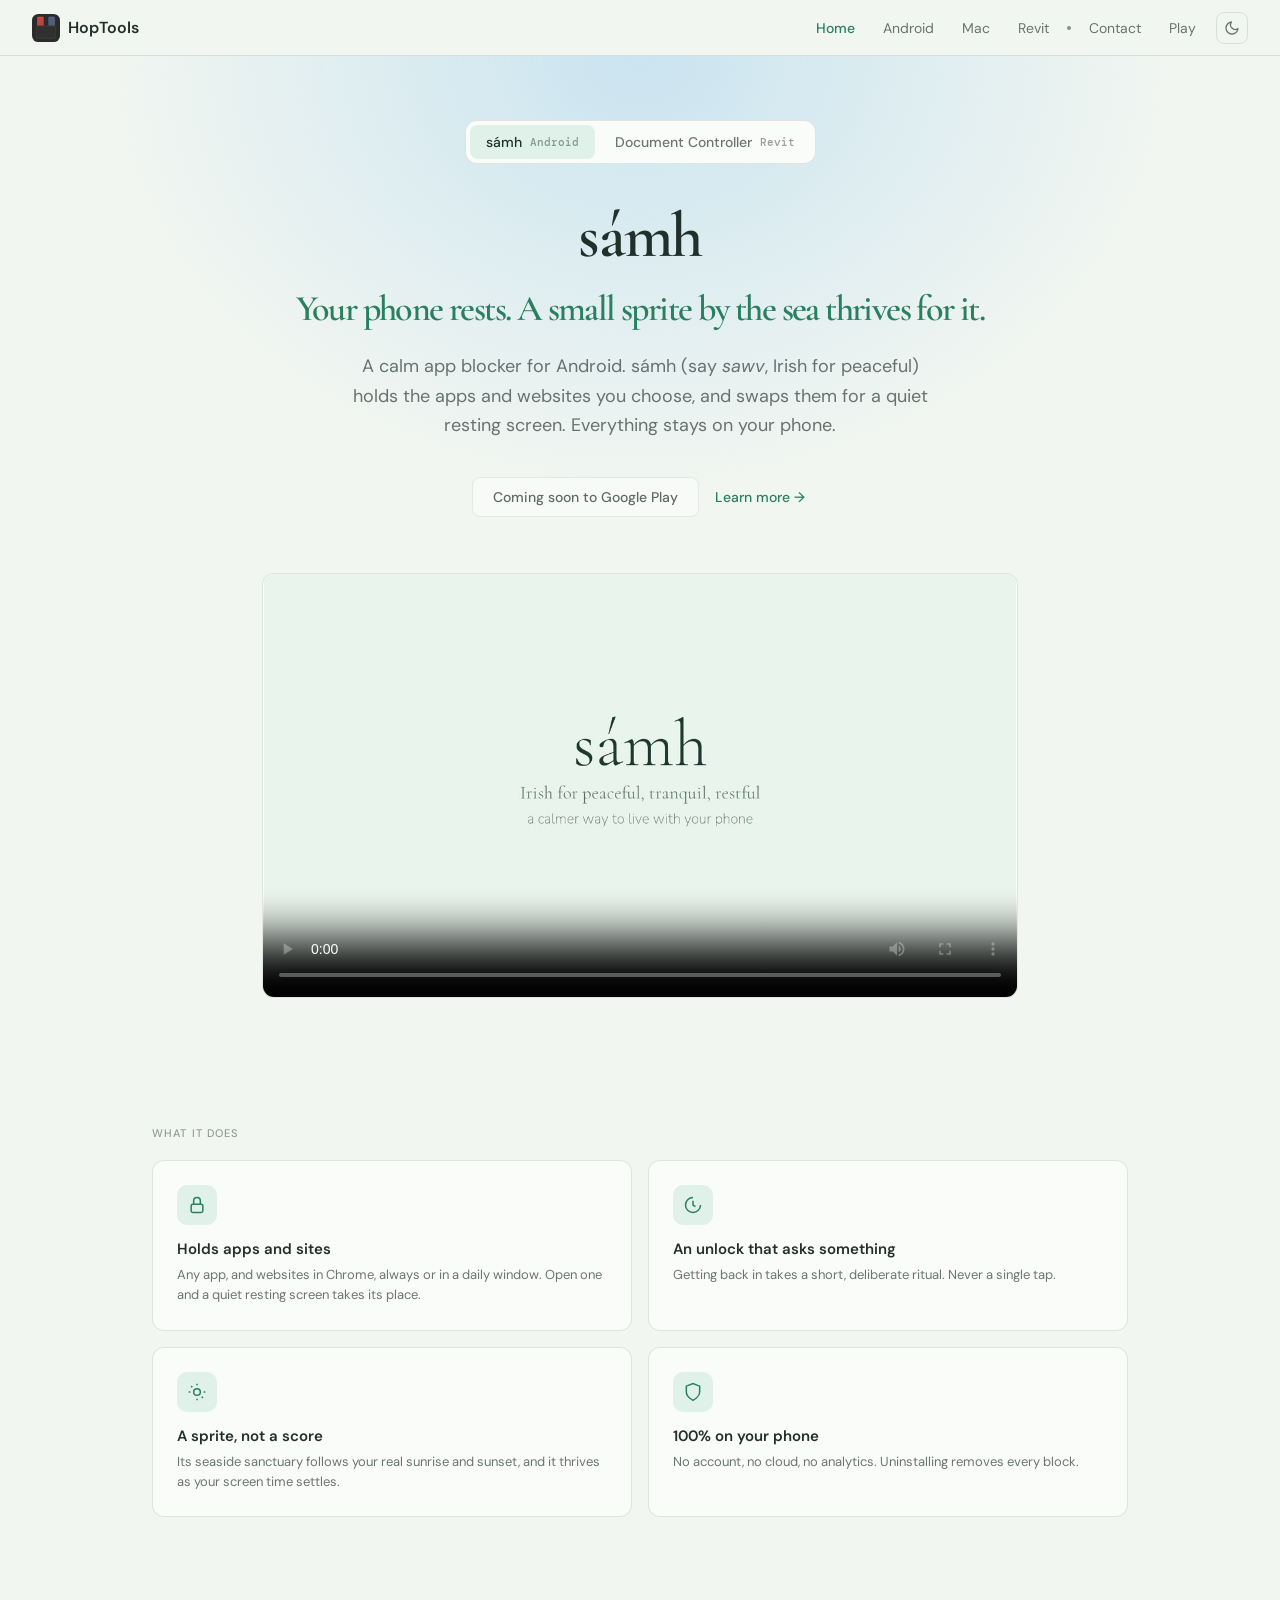
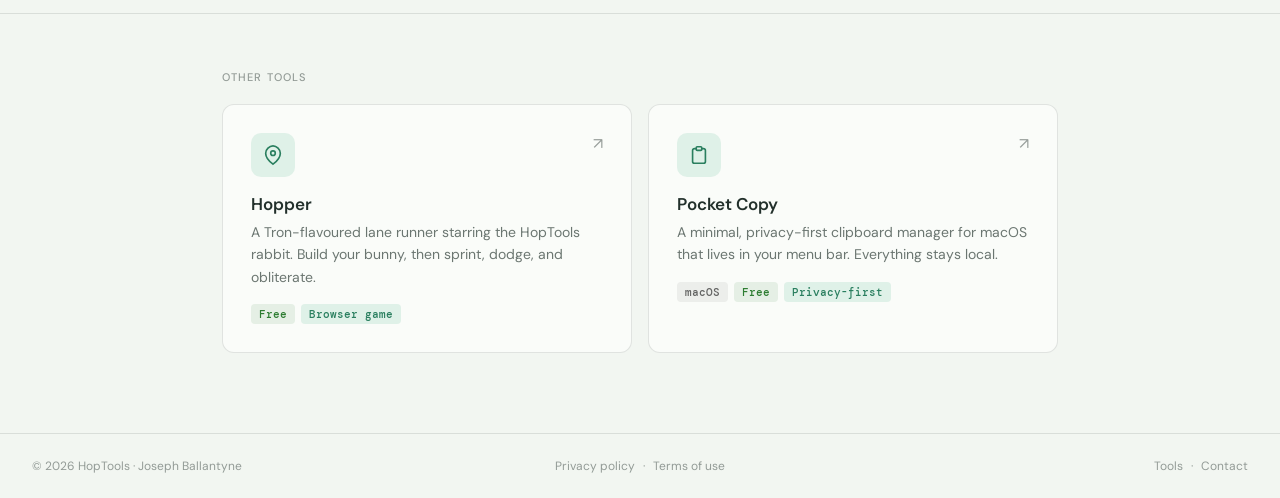
<file: index.html>
<!doctype html>
<html lang="en">
  <head>
    <meta charset="UTF-8" />
    <meta name="viewport" content="width=device-width, initial-scale=1.0" />
    <title>HopTools — Small tools. Sharp focus.</title>
    <meta
      name="description"
      content="A growing collection of carefully built utilities by Joseph Ballantyne. Designed to stay out of your way and respect your privacy."
    />
    <meta name="author" content="Joseph Ballantyne" />
    <meta property="og:title" content="HopTools" />
    <meta property="og:description" content="Small tools. Sharp focus." />
    <meta property="og:url" content="https://hoptools.studio" />
    <link rel="canonical" href="https://hoptools.studio" />
    <link rel="icon" href="hoptools_logo_icon_only.svg" type="image/svg+xml" />
    <link rel="stylesheet" href="style.css?v=5" />
    <script>
      try {
        if (localStorage.getItem('theme') === 'dark') document.documentElement.dataset.theme = 'dark';
      } catch (e) {}
      // Set the sámh palette before first paint when it's the landing view
      if (['', '#home', '#samh'].includes(location.hash)) document.documentElement.dataset.accent = 'samh';
    </script>
  </head>
  <body>
    <!-- NAV -->
    <nav>
      <a
        class="nav-logo"
        href="/"
        onclick="
          showPage('home');
          return false;
        "
      >
        <div class="logo-mark">
          <svg viewBox="140 40 400 400" xmlns="http://www.w3.org/2000/svg">
            <defs>
              <clipPath id="roundedSquare">
                <rect x="140" y="40" width="400" height="400" rx="90"/>
              </clipPath>
            </defs>
            <rect x="140" y="40" width="400" height="400" rx="90" fill="#2B2B2B"/>
            <g clip-path="url(#roundedSquare)">
              <rect x="215" y="80" width="90" height="140" rx="16" fill="#D65A4F"/>
              <rect x="224" y="89" width="72" height="122" rx="10" fill="#C04540"/>
            </g>
            <g clip-path="url(#roundedSquare)">
              <rect x="375" y="80" width="90" height="140" rx="16" fill="#5F6F8F"/>
              <rect x="384" y="89" width="72" height="122" rx="10" fill="#4E5E7D"/>
            </g>
            <rect x="196" y="205" width="288" height="188" rx="20" fill="#3A3A3A" clip-path="url(#roundedSquare)"/>
            <rect x="208" y="217" width="264" height="164" rx="13" fill="#303030" clip-path="url(#roundedSquare)"/>
            <rect x="316" y="376" width="48" height="12" rx="6" fill="#3A3A3A" clip-path="url(#roundedSquare)"/>
          </svg>
        </div>
        HopTools
      </a>
      <div class="nav-links">
        <a
          class="nav-link active"
          id="nav-home"
          href="/"
          onclick="
            showPage('home');
            return false;
          "
          >Home</a
        >
        <a
          class="nav-link"
          id="nav-android"
          href="#samh"
          onclick="
            showPage('samh');
            return false;
          "
          >Android</a
        >
        <a
          class="nav-link"
          id="nav-mac"
          href="#pocket-copy"
          onclick="
            showPage('pocket-copy');
            return false;
          "
          >Mac</a
        >
        <a
          class="nav-link"
          id="nav-revit"
          href="#revit"
          onclick="
            showPage('revit');
            return false;
          "
          >Revit</a
        >
        <span class="nav-dot" aria-hidden="true"></span>
        <a
          class="nav-link"
          id="nav-contact"
          href="#contact"
          onclick="
            showPage('contact');
            return false;
          "
          >Contact</a
        >
        <a
          class="nav-link"
          href="/hopper/"
          >Play</a
        >
        <button
          class="theme-toggle"
          type="button"
          onclick="toggleTheme()"
          aria-label="Toggle light and dark mode"
          title="Toggle light and dark mode"
        >
          <svg class="icon-sun" viewBox="0 0 24 24" fill="none" stroke="currentColor" stroke-width="2" stroke-linecap="round" stroke-linejoin="round" aria-hidden="true">
            <circle cx="12" cy="12" r="4" />
            <path d="M12 2v2M12 20v2M4.93 4.93l1.41 1.41M17.66 17.66l1.41 1.41M2 12h2M20 12h2M6.34 17.66l-1.41 1.41M19.07 4.93l-1.41 1.41" />
          </svg>
          <svg class="icon-moon" viewBox="0 0 24 24" fill="none" stroke="currentColor" stroke-width="2" stroke-linecap="round" stroke-linejoin="round" aria-hidden="true">
            <path d="M21 12.79A9 9 0 1 1 11.21 3 7 7 0 0 0 21 12.79z" />
          </svg>
        </button>
      </div>
    </nav>

    <!-- ======================== HOME PAGE ======================== -->
    <div class="page active" id="page-home">
      <div class="revit-hero home-hero">
        <div class="revit-hero-inner">
          <div class="home-tabs" role="tablist" aria-label="Featured tools">
            <button
              class="home-tab active"
              type="button"
              role="tab"
              data-tab="samh"
              aria-selected="true"
              onclick="showHomeTab('samh')"
            >
              sámh
              <span class="home-tab-platform">Android</span>
            </button>
            <button
              class="home-tab"
              type="button"
              role="tab"
              data-tab="revit"
              aria-selected="false"
              onclick="showHomeTab('revit')"
            >
              Document Controller
              <span class="home-tab-platform">Revit</span>
            </button>
          </div>

          <div class="home-panel" data-panel="samh" role="tabpanel">
            <h1 class="samh-title">
              sámh<br /><span>Your phone rests. A small sprite by the sea thrives for it.</span>
            </h1>
            <p class="revit-hero-sub">
              A calm app blocker for Android. sámh (say <em>sawv</em>, Irish
              for peaceful) holds the apps and websites you choose, and swaps
              them for a quiet resting screen. Everything stays on your phone.
            </p>

            <div class="hero-cta">
              <span class="btn-secondary btn-static">Coming soon to Google Play</span>
              <a
                class="hero-link"
                href="#samh"
                onclick="
                  showPage('samh');
                  return false;
                "
                >Learn more →</a
              >
            </div>
          </div>

          <div class="home-panel" data-panel="revit" role="tabpanel" hidden>
            <h1>
              Document Controller<br /><span
                >Quality control for Revit, built by architects.</span
              >
            </h1>
            <p class="revit-hero-sub">
              Automated drawing review for Autodesk Revit <img src="autodesk-revit-logo-icon.svg" alt="Revit" class="revit-inline-logo"> — run your full QA checklist across every sheet in seconds. Title block fields, revision dates, sheet numbers, viewport bounds, text overlaps and more.
            </p>

            <div class="hero-cta">
              <a
                class="btn-primary"
                href="https://apps.autodesk.com/RVT/en/Detail/Index?id=5382788203580900481&appLang=en&os=Win64"
                target="_blank"
                rel="noopener"
              >
                <svg
                  viewBox="0 0 24 24"
                  fill="none"
                  stroke="currentColor"
                  stroke-width="2"
                >
                  <path d="M3 3h18v18H3z" />
                  <path d="M3 9h18M9 21V9" />
                </svg>
                Try free for 30 days →
              </a>
              <a
                class="hero-link"
                href="#revit"
                onclick="
                  showPage('revit');
                  return false;
                "
                >Learn more →</a
              >
            </div>
          </div>
        </div>
      </div>

      <div class="home-panel" data-panel="samh">
        <div class="home-video-section">
          <div class="video-box">
            <video
              src="assets/samh/promo.mp4"
              poster="assets/samh/promo-poster.jpg"
              controls
              playsinline
              preload="metadata"
              aria-label="sámh promo video"
            ></video>
          </div>
        </div>

        <div class="revit-features-section">
          <div class="section-label">What it does</div>
          <div class="revit-features revit-features-2col">
            <div class="revit-feature">
              <div class="revit-feature-icon">
                <svg
                  viewBox="0 0 24 24"
                  fill="none"
                  stroke="currentColor"
                  stroke-width="1.8"
                >
                  <rect x="5" y="11" width="14" height="10" rx="2" />
                  <path d="M8 11V7a4 4 0 018 0v4" />
                </svg>
              </div>
              <h3>Holds apps and sites</h3>
              <p>Any app, and websites in Chrome, always or in a daily window. Open one and a quiet resting screen takes its place.</p>
            </div>
            <div class="revit-feature">
              <div class="revit-feature-icon">
                <svg
                  viewBox="0 0 24 24"
                  fill="none"
                  stroke="currentColor"
                  stroke-width="1.8"
                >
                  <path d="M12 3a9 9 0 109 9" />
                  <path d="M12 7v5l3 2" />
                </svg>
              </div>
              <h3>An unlock that asks something</h3>
              <p>Getting back in takes a short, deliberate ritual. Never a single tap.</p>
            </div>
            <div class="revit-feature">
              <div class="revit-feature-icon">
                <svg
                  viewBox="0 0 24 24"
                  fill="none"
                  stroke="currentColor"
                  stroke-width="1.8"
                >
                  <circle cx="12" cy="12" r="4" />
                  <path d="M12 2v2M12 20v2M4.93 4.93l1.41 1.41M17.66 17.66l1.41 1.41M2 12h2M20 12h2" />
                </svg>
              </div>
              <h3>A sprite, not a score</h3>
              <p>Its seaside sanctuary follows your real sunrise and sunset, and it thrives as your screen time settles.</p>
            </div>
            <div class="revit-feature">
              <div class="revit-feature-icon">
                <svg
                  viewBox="0 0 24 24"
                  fill="none"
                  stroke="currentColor"
                  stroke-width="1.8"
                >
                  <path d="M12 22s8-4 8-10V5l-8-3-8 3v7c0 6 8 10 8 10z"/>
                </svg>
              </div>
              <h3>100% on your phone</h3>
              <p>No account, no cloud, no analytics. Uninstalling removes every block.</p>
            </div>
          </div>
        </div>
      </div>

      <div class="home-panel" data-panel="revit" hidden>
        <div class="home-video-section">
          <div class="video-box">
            <iframe
              src="https://www.youtube.com/embed/QqInI-DLdjA"
              title="Document Controller demo"
              frameborder="0"
              allow="accelerometer; autoplay; clipboard-write; encrypted-media; gyroscope; picture-in-picture"
              allowfullscreen
            ></iframe>
          </div>
        </div>

        <div class="revit-features-section">
          <div class="section-label">What it does</div>
          <div class="revit-features">
            <div class="revit-feature">
              <div class="revit-feature-icon">
                <svg
                  viewBox="0 0 24 24"
                  fill="none"
                  stroke="currentColor"
                  stroke-width="1.8"
                >
                  <path d="M9 11l3 3L22 4" />
                  <path
                    d="M21 12v7a2 2 0 01-2 2H5a2 2 0 01-2-2V5a2 2 0 012-2h11"
                  />
                </svg>
              </div>
              <h3>Catch errors before they ship</h3>
              <p>Every check you'd do by hand, run in parallel across every sheet. Issues grouped by sheet with element IDs so you can jump straight to the fix.</p>
            </div>
            <div class="revit-feature">
              <div class="revit-feature-icon">
                <svg
                  viewBox="0 0 24 24"
                  fill="none"
                  stroke="currentColor"
                  stroke-width="1.8"
                >
                  <rect x="3" y="3" width="7" height="7" rx="1" />
                  <rect x="14" y="3" width="7" height="7" rx="1" />
                  <rect x="3" y="14" width="7" height="7" rx="1" />
                  <rect x="14" y="14" width="7" height="7" rx="1" />
                </svg>
              </div>
              <h3>Standardise across the firm</h3>
              <p>Rules live in shareable JSON files. Your BIM Manager defines the standard once; everyone runs the same checks.</p>
            </div>
            <div class="revit-feature">
              <div class="revit-feature-icon">
                <svg
                  viewBox="0 0 24 24"
                  fill="none"
                  stroke="currentColor"
                  stroke-width="1.8"
                >
                  <path
                    d="M14 2H6a2 2 0 00-2 2v16a2 2 0 002 2h12a2 2 0 002-2V8z"
                  />
                  <polyline points="14 2 14 8 20 8" />
                  <line x1="9" y1="13" x2="15" y2="13" />
                  <line x1="9" y1="17" x2="15" y2="17" />
                </svg>
              </div>
              <h3>Exportable PDF reports</h3>
              <p>Export results to PDF for QA records. Sheet metadata summary ready for issue records and consultant submissions.</p>
            </div>
            <div class="revit-feature">
              <div class="revit-feature-icon">
                <svg
                  viewBox="0 0 24 24"
                  fill="none"
                  stroke="currentColor"
                  stroke-width="1.8"
                >
                  <path d="M12 22s8-4 8-10V5l-8-3-8 3v7c0 6 8 10 8 10z"/>
                </svg>
              </div>
              <h3>Built for Revit, not bolted on</h3>
              <p>Modeless window keeps Revit responsive. Architecture-aware spell check. Multi-version support from a single install.</p>
            </div>
            <div class="revit-feature">
              <div class="revit-feature-icon">
                <svg
                  viewBox="0 0 24 24"
                  fill="none"
                  stroke="currentColor"
                  stroke-width="1.8"
                >
                  <circle cx="12" cy="12" r="10" />
                  <polyline points="12 6 12 12 16 14" />
                </svg>
              </div>
              <h3>30-day free trial</h3>
              <p>No credit card required. One-time purchase per Autodesk account. Use across all your machines while signed in.</p>
            </div>
          </div>
        </div>
      </div>

      <div class="other-tools">
        <div class="tools-section">
          <div class="section-label">Other tools</div>
          <div class="tools-grid">
            <a
              class="tool-card"
              href="/hopper/"
            >
              <div class="card-arrow">↗</div>
              <div class="tool-icon">
                <svg viewBox="0 0 24 24" fill="none" stroke="currentColor" stroke-width="1.8">
                  <path d="M12 2C8 2 4 6 4 10c0 5 4 9 8 12 4-3 8-7 8-12 0-4-4-8-8-8z"/>
                  <circle cx="12" cy="10" r="2.5"/>
                </svg>
              </div>
              <h3>Hopper</h3>
              <p>
                A Tron-flavoured lane runner starring the HopTools rabbit.
                Build your bunny, then sprint, dodge, and obliterate.
              </p>
              <div class="tool-tags">
                <span class="tag tag-free">Free</span>
                <span class="tag tag-privacy">Browser game</span>
              </div>
            </a>
            <a
              class="tool-card"
              href="#pocket-copy"
              onclick="
                showPage('pocket-copy');
                return false;
              "
            >
              <div class="card-arrow">↗</div>
              <div class="tool-icon">
                <svg
                  viewBox="0 0 24 24"
                  fill="none"
                  stroke="currentColor"
                  stroke-width="1.8"
                >
                  <path
                    d="M9 5H7a2 2 0 00-2 2v12a2 2 0 002 2h10a2 2 0 002-2V7a2 2 0 00-2-2h-2"
                  />
                  <rect x="9" y="3" width="6" height="4" rx="1" />
                </svg>
              </div>
              <h3>Pocket Copy</h3>
              <p>
                A minimal, privacy-first clipboard manager for macOS that lives
                in your menu bar. Everything stays local.
              </p>
              <div class="tool-tags">
                <span class="tag tag-macos">macOS</span>
                <span class="tag tag-free">Free</span>
                <span class="tag tag-privacy">Privacy-first</span>
              </div>
            </a>
          </div>
        </div>
      </div>
    </div>

    <!-- ======================== REVIT PAGE ======================== -->
    <div class="page" id="page-revit">
      <div class="tool-detail">
        <a
          class="back-btn"
          href="/"
          onclick="
            showPage('home');
            return false;
          "
        >
          <svg
            viewBox="0 0 14 14"
            fill="none"
            stroke="currentColor"
            stroke-width="1.8"
          >
            <path d="M9 2L4 7l5 5" />
          </svg>
          All tools
        </a>

        <div class="detail-header">
          <div class="detail-icon">
            <svg
              viewBox="0 0 24 24"
              fill="none"
              stroke="currentColor"
              stroke-width="1.8"
            >
              <rect x="3" y="3" width="18" height="18" rx="2" />
              <path d="M3 9h18M9 21V9" />
            </svg>
          </div>
          <div>
            <h1>Document Controller</h1>
            <p>
              Automated Drawing Reviewer for Autodesk Revit <img src="autodesk-revit-logo-icon.svg" alt="Revit" class="revit-inline-logo"> — run your full QA checklist across every sheet with one click. Supports Revit 2024, 2025, and 2026.
            </p>
          </div>
        </div>

        <p class="detail-desc">
          Document Controller runs your full QA checklist across every sheet in your Revit project. Title block fields, revision dates, sheet numbers, viewport bounds, overlapping text, duplicate tags, grid alignment and more — checked in seconds. One install, three Revit versions, configurable to your office standards.
        </p>

        <div class="action-row">
          <a
            class="btn-primary"
            href="https://apps.autodesk.com/RVT/en/Detail/Index?id=5382788203580900481&appLang=en&os=Win64"
            target="_blank"
            rel="noopener"
          >
            <svg
              viewBox="0 0 24 24"
              fill="none"
              stroke="currentColor"
              stroke-width="2"
            >
              <path d="M3 3h18v18H3z" />
              <path d="M3 9h18M9 21V9" />
            </svg>
            View on Autodesk App Store
          </a>
          <a
            class="btn-secondary"
            href="mailto:hello@hoptools.studio"
          >
            <svg
              viewBox="0 0 24 24"
              fill="none"
              stroke="currentColor"
              stroke-width="2"
            >
              <path
                d="M4 4h16c1.1 0 2 .9 2 2v12c0 1.1-.9 2-2 2H4c-1.1 0-2-.9-2-2V6c0-1.1.9-2 2-2z"
              />
              <polyline points="22,6 12,13 2,6" />
            </svg>
            Get in touch
          </a>
        </div>

        <div class="video-box">
          <iframe
            src="https://www.youtube.com/embed/QqInI-DLdjA"
            title="Document Controller demo"
            frameborder="0"
            allow="accelerometer; autoplay; clipboard-write; encrypted-media; gyroscope; picture-in-picture"
            allowfullscreen
          ></iframe>
        </div>

        <div class="feature-grid">
          <div class="feature-item">
            <div class="feature-dot"></div>
            <div>
              <strong>Sheet number validation</strong>
              <p>Checks sheet number format against a custom regex pattern.</p>
            </div>
          </div>
          <div class="feature-item">
            <div class="feature-dot"></div>
            <div>
              <strong>Title block completeness</strong>
              <p>Project Number, Project Name, Drawn By, Checked By, Issue Date, Revision Date, and any parameter you specify.</p>
            </div>
          </div>
          <div class="feature-item">
            <div class="feature-dot"></div>
            <div>
              <strong>Revision validation</strong>
              <p>Checks revision number, date, description, and chronological order.</p>
            </div>
          </div>
          <div class="feature-item">
            <div class="feature-dot"></div>
            <div>
              <strong>Spell check</strong>
              <p>Covers text annotations, dimension overrides, and title block parameters. Architecture-aware dictionaries reduce false positives.</p>
            </div>
          </div>
          <div class="feature-item">
            <div class="feature-dot"></div>
            <div>
              <strong>Colour compliance</strong>
              <p>Enforce Black &amp; White, Black/White/Red, or unrestricted policies for tender, planning, or consultant submissions.</p>
            </div>
          </div>
          <div class="feature-item">
            <div class="feature-dot"></div>
            <div>
              <strong>Viewport bounds</strong>
              <p>Flags titles or boxes extending outside the sheet boundary.</p>
            </div>
          </div>
          <div class="feature-item">
            <div class="feature-dot"></div>
            <div>
              <strong>Text overlap detection</strong>
              <p>Finds annotations that overlap each other or overlap viewport boxes.</p>
            </div>
          </div>
          <div class="feature-item">
            <div class="feature-dot"></div>
            <div>
              <strong>Duplicate annotation tags</strong>
              <p>Flags elements tagged more than once, including rooms and spaces.</p>
            </div>
          </div>
          <div class="feature-item">
            <div class="feature-dot"></div>
            <div>
              <strong>Visible reference planes</strong>
              <p>Flags views where reference planes are still showing.</p>
            </div>
          </div>
          <div class="feature-item">
            <div class="feature-dot"></div>
            <div>
              <strong>Grid alignment</strong>
              <p>Checks that grid bubbles are consistently aligned across viewports on the same sheet.</p>
            </div>
          </div>
          <div class="feature-item">
            <div class="feature-dot"></div>
            <div>
              <strong>Information extraction</strong>
              <p>Pulls sheet metadata across selected sheets into a single summary, exportable to PDF.</p>
            </div>
          </div>
          <div class="feature-item">
            <div class="feature-dot"></div>
            <div>
              <strong>Configurable rules</strong>
              <p>All check rules live in plain JSON files in AppData. Edit, share, or version-control them to enforce firm-wide standards.</p>
            </div>
          </div>
        </div>
      </div>
    </div>

    <!-- ======================== POCKET COPY PAGE ======================== -->
    <div class="page" id="page-pocket-copy">
      <div class="tool-detail">
        <a
          class="back-btn"
          href="/"
          onclick="
            showPage('home');
            return false;
          "
        >
          <svg
            viewBox="0 0 14 14"
            fill="none"
            stroke="currentColor"
            stroke-width="1.8"
          >
            <path d="M9 2L4 7l5 5" />
          </svg>
          All tools
        </a>

        <div class="detail-header">
          <div class="detail-icon">
            <svg
              viewBox="0 0 24 24"
              fill="none"
              stroke="currentColor"
              stroke-width="1.8"
            >
              <path
                d="M9 5H7a2 2 0 00-2 2v12a2 2 0 002 2h10a2 2 0 002-2V7a2 2 0 00-2-2h-2"
              />
              <rect x="9" y="3" width="6" height="4" rx="1" />
            </svg>
          </div>
          <div>
            <h1>Pocket Copy</h1>
            <p>
              A minimal, privacy-first clipboard manager for macOS that lives in
              your menu bar. All data stored locally on your Mac.
            </p>
          </div>
        </div>

        <p class="detail-desc">
          Pocket Copy sits quietly in your menu bar, keeping a history of
          everything you copy without ever sending a byte off your machine. No
          subscriptions, no accounts, no cloud — just your clipboard, always
          within reach.
        </p>

        <div class="action-row">
          <a
            class="btn-secondary"
            href="https://github.com/JosephPBallantyne/pocket-copy"
            target="_blank"
            rel="noopener"
          >
            <svg
              viewBox="0 0 24 24"
              fill="none"
              stroke="currentColor"
              stroke-width="2"
            >
              <path
                d="M9 19c-5 1.5-5-2.5-7-3m14 6v-3.87a3.37 3.37 0 00-.94-2.61c3.14-.35 6.44-1.54 6.44-7A5.44 5.44 0 0020 4.77 5.07 5.07 0 0019.91 1S18.73.65 16 2.48a13.38 13.38 0 00-7 0C6.27.65 5.09 1 5.09 1A5.07 5.07 0 005 4.77a5.44 5.44 0 00-1.5 3.78c0 5.42 3.3 6.61 6.44 7A3.37 3.37 0 009 18.13V22"
              />
            </svg>
            GitHub
          </a>
          <a
            class="btn-secondary"
            href="https://www.producthunt.com/products/pocket-copy"
            target="_blank"
            rel="noopener"
          >
            <svg
              viewBox="0 0 24 24"
              fill="none"
              stroke="currentColor"
              stroke-width="2"
            >
              <path d="M18 8h1a4 4 0 010 8h-1" />
              <path d="M2 8h16v9a4 4 0 01-4 4H6a4 4 0 01-4-4V8z" />
              <line x1="6" y1="1" x2="6" y2="4" />
              <line x1="10" y1="1" x2="10" y2="4" />
              <line x1="14" y1="1" x2="14" y2="4" />
            </svg>
            Product Hunt
          </a>
        </div>

        <div class="video-box">
          <iframe
            src="https://www.loom.com/embed/ce8580e06aa643778062d30014b44576"
            frameborder="0"
            webkitallowfullscreen
            mozallowfullscreen
            allowfullscreen
          ></iframe>
        </div>

        <div class="feature-grid">
          <div class="feature-item">
            <div class="feature-dot"></div>
            <div>
              <strong>Menu bar native</strong>
              <p>Always one click away, never in your dock.</p>
            </div>
          </div>
          <div class="feature-item">
            <div class="feature-dot"></div>
            <div>
              <strong>100% local</strong>
              <p>Your clipboard data never leaves your Mac.</p>
            </div>
          </div>
          <div class="feature-item">
            <div class="feature-dot"></div>
            <div>
              <strong>Instant search</strong>
              <p>Find any previous copy in milliseconds.</p>
            </div>
          </div>
          <div class="feature-item">
            <div class="feature-dot"></div>
            <div>
              <strong>Minimal by design</strong>
              <p>No bloat, no onboarding, no accounts.</p>
            </div>
          </div>
        </div>

        <div class="quotes-section">
          <h2>What people are saying</h2>
          <div class="quotes-grid">
            <div class="quote-card">
              <p class="quote-text">
                "Pocket Copy seems like a clean and simple clipboard manager
                that won't get in your way. Loving the menu bar access and
                keyboard shortcuts."
              </p>
              <div class="quote-author">— Nader Ikladious, Product Hunt</div>
            </div>
            <div class="quote-card">
              <p class="quote-text">
                "After I started using Pocket Copy, I stopped losing copied
                content — it's minimal but super useful."
              </p>
              <div class="quote-author">— Zovie Hartwell, Product Hunt</div>
            </div>
          </div>
        </div>
      </div>
    </div>

    <!-- ======================== SÁMH PAGE ======================== -->
    <div class="page" id="page-samh">
      <div class="tool-detail">
        <a
          class="back-btn"
          href="/"
          onclick="
            showPage('home');
            return false;
          "
        >
          <svg
            viewBox="0 0 14 14"
            fill="none"
            stroke="currentColor"
            stroke-width="1.8"
          >
            <path d="M9 2L4 7l5 5" />
          </svg>
          All tools
        </a>

        <div class="detail-header">
          <div class="detail-icon samh-icon"><svg viewBox="0 0 72 72" aria-hidden="true"><circle cx="36" cy="36" r="36" fill="#8ec9ef"/><path d="M18.5 26q6 4.7 12 0M41.5 26q6 4.7 12 0M29.3 43.5q6.7 5.4 13.4 0" fill="none" stroke="#2d4f6e" stroke-width="2.7" stroke-linecap="round"/></svg></div>
          <div>
            <h1>sámh</h1>
            <p>
              A calm app blocker for Android. Your phone rests, and a small
              sprite by the sea thrives for it.
            </p>
          </div>
        </div>

        <p class="detail-desc">
          sámh (say <em>sawv</em>, Irish for peaceful) holds the apps and
          websites you choose. Open one and a quiet resting screen takes its
          place; getting back in asks for a deliberate unlock ritual, not a
          tap. A sprite lives in a seaside sanctuary whose sky follows your
          real sunrise and sunset, and it grows healthier as your screen time
          settles under a target you set. No account, no cloud, no analytics.
        </p>

        <div class="action-row">
          <span class="btn-secondary btn-static">Coming soon to Google Play</span>
          <a
            class="btn-secondary"
            href="#privacy"
            onclick="
              showPage('privacy');
              return false;
            "
            >Privacy</a
          >
        </div>

        <img
          class="samh-feature"
          src="assets/samh/feature.jpg"
          alt="The sámh sanctuary at evening: a headland with a sheep on the lip, the sea, and the sprite on a green hill."
          width="1024"
          height="500"
        />

        <div class="samh-shots">
          <img src="assets/samh/morning.jpg" alt="The sanctuary in the morning, with a quote in the sky." width="540" height="960" loading="lazy" />
          <img src="assets/samh/blocks.jpg" alt="Today's screen time against the target, and the apps and sites being held." width="540" height="960" loading="lazy" />
          <img src="assets/samh/resting.jpg" alt="A blocked app replaced by the resting screen: YouTube is resting." width="540" height="960" loading="lazy" />
          <img src="assets/samh/headland.jpg" alt="The sanctuary drawn back, showing the headland along the coast." width="540" height="960" loading="lazy" />
        </div>

        <div class="feature-grid">
          <div class="feature-item">
            <div class="feature-dot"></div>
            <div>
              <strong>Holds apps and sites</strong>
              <p>Any app, and websites in Chrome, always or in a daily window.</p>
            </div>
          </div>
          <div class="feature-item">
            <div class="feature-dot"></div>
            <div>
              <strong>An unlock that asks something</strong>
              <p>A short ritual stands between you and a held app, never a single tap.</p>
            </div>
          </div>
          <div class="feature-item">
            <div class="feature-dot"></div>
            <div>
              <strong>A sprite, not a score</strong>
              <p>Its sanctuary follows your real sky; its weather follows your screen time.</p>
            </div>
          </div>
          <div class="feature-item">
            <div class="feature-dot"></div>
            <div>
              <strong>100% on your phone</strong>
              <p>No account, no cloud, no analytics. Uninstalling removes every block.</p>
            </div>
          </div>
        </div>
      </div>
    </div>

    <!-- ======================== CONTACT PAGE ======================== -->
    <div class="page" id="page-contact">
      <div class="contact-page">
        <h1>Get in touch</h1>
        <p>
          Questions about a tool, feedback, or just want to say hello — I'd love
          to hear from you.
        </p>

        <div class="about-blurb">
          Hi, I'm <strong>Joseph Ballantyne</strong> — a developer based in the
          UK building tools I actually use.
        </div>

        <div class="contact-card">
          <div class="contact-row">
            <div class="contact-icon">
              <svg
                viewBox="0 0 24 24"
                fill="none"
                stroke="currentColor"
                stroke-width="1.8"
              >
                <path
                  d="M4 4h16c1.1 0 2 .9 2 2v12c0 1.1-.9 2-2 2H4c-1.1 0-2-.9-2-2V6c0-1.1.9-2 2-2z"
                />
                <polyline points="22,6 12,13 2,6" />
              </svg>
            </div>
            <div>
              <div class="contact-label">Email</div>
              <div class="contact-value">
                <a href="mailto:hello@hoptools.studio">hello@hoptools.studio</a>
              </div>
            </div>
          </div>
          <div class="contact-row">
            <div class="contact-icon">
              <svg
                viewBox="0 0 24 24"
                fill="none"
                stroke="currentColor"
                stroke-width="1.8"
              >
                <path
                  d="M9 19c-5 1.5-5-2.5-7-3m14 6v-3.87a3.37 3.37 0 00-.94-2.61c3.14-.35 6.44-1.54 6.44-7A5.44 5.44 0 0020 4.77 5.07 5.07 0 0019.91 1S18.73.65 16 2.48a13.38 13.38 0 00-7 0C6.27.65 5.09 1 5.09 1A5.07 5.07 0 005 4.77a5.44 5.44 0 00-1.5 3.78c0 5.42 3.3 6.61 6.44 7A3.37 3.37 0 009 18.13V22"
                />
              </svg>
            </div>
            <div>
              <div class="contact-label">GitHub</div>
              <div class="contact-value">
                <a
                  href="https://github.com/JosephPBallantyne"
                  target="_blank"
                  rel="noopener"
                  >github.com/JosephPBallantyne</a
                >
              </div>
            </div>
          </div>
          <div class="contact-row">
            <div class="contact-icon">
              <svg
                viewBox="0 0 24 24"
                fill="none"
                stroke="currentColor"
                stroke-width="1.8"
              >
                <path d="M21 10c0 7-9 13-9 13s-9-6-9-13a9 9 0 0118 0z" />
                <circle cx="12" cy="10" r="3" />
              </svg>
            </div>
            <div>
              <div class="contact-label">Based in</div>
              <div class="contact-value">United Kingdom</div>
            </div>
          </div>
        </div>

        <div class="legal-note">
          HopTools is a sole trader business operated by Joseph Ballantyne,
          based in the United Kingdom. For legal correspondence, please use the
          email address above.
        </div>
      </div>
    </div>

    <!-- ======================== PRIVACY PAGE ======================== -->
    <div class="page" id="page-privacy">
      <div class="legal-page">
        <h1>Privacy policy</h1>
        <p class="legal-meta">
          Last updated: 27 September 2026 · HopTools (Joseph Ballantyne), United
          Kingdom
        </p>

        <p>
          This policy explains how HopTools (“we”, “us”) handles information
          when you use this website (<strong>hoptools.studio</strong>) and our
          software (for example, Pocket Copy and sámh). HopTools is operated as a sole
          trader business by Joseph Ballantyne in the UK.
        </p>

        <h2>Who is responsible for your data?</h2>
        <p>
          The data controller is Joseph Ballantyne trading as HopTools. For
          privacy questions, contact
          <a href="mailto:hello@hoptools.studio">hello@hoptools.studio</a>.
        </p>

        <h2>This website</h2>
        <p>
          We aim to collect as little as possible. Visiting this site may
          generate standard technical information that hosting or infrastructure
          providers process automatically (for example server logs such as IP
          address, browser type, and time of request). We use this only to
          operate and secure the site, and not for profiling or marketing.
        </p>
        <p>
          This site loads fonts from Google Fonts; when you load a page, Google
          may receive technical data such as your IP address as part of
          delivering those assets. See Google’s privacy information for details.
        </p>

        <h2>Our software (e.g. Pocket Copy)</h2>
        <p>
          Pocket Copy is designed to work on your device without sending your
          clipboard content to HopTools. Clipboard history and related data
          stay on your Mac unless you choose to export or share it yourself.
        </p>
        <p>
          If you download software from this site or from third-party stores,
          those platforms may process their own technical and account data under
          their policies.
        </p>

        <h2>sámh (Android)</h2>
        <p>
          sámh works entirely on your phone. It has no account, no server, no
          analytics, no advertising and no third-party tracking code, and it
          does not have permission to use the internet. Nothing it sees is
          sent to HopTools or anyone else.
        </p>
        <p>
          To do its job it can see, on your phone only:
        </p>
        <ul>
          <li>
            <strong>Which app is in front, and the address bar in Chrome</strong>,
            through Android’s accessibility service, so it can show its resting
            screen when you open an app or website you chose to block. It asks
            for your agreement in the app before you turn this on, and it does
            not read anything else on your screen.
          </li>
          <li>
            <strong>How long your screen has been unlocked each day</strong>,
            through Android’s usage access, to compare with the screen time
            target you set.
          </li>
          <li>
            <strong>Your approximate location</strong>, only if you allow it,
            to work out sunrise and sunset for the sanctuary’s sky. It is
            worked out on the phone and kept there.
          </li>
        </ul>
        <p>
          Your blocks, settings and history are stored on your phone and
          deleted when you uninstall sámh. Google Play, from which you install
          it, processes its own account and install data under Google’s
          policies.
        </p>

        <h2>Email and support</h2>
        <p>
          If you email us, we keep your message and contact details only as long
          as needed to respond and to meet legal or business record-keeping
          requirements.
        </p>

        <h2>Cookies</h2>
        <p>
          We do not use cookies for advertising. This site may use essential
          cookies or similar storage only where required for basic
          functionality.
        </p>

        <h2>Legal bases (UK GDPR)</h2>
        <p>
          Where UK GDPR applies, we rely on legitimate interests to run and
          secure our website and software, and to respond to enquiries; where
          necessary we may rely on consent (for example where you explicitly
          agree to something). Where we process data solely to perform a
          contract with you, we rely on contract.
        </p>

        <h2>How long we keep data</h2>
        <p>
          We keep information only for as long as needed for the purposes above,
          unless a longer period is required by law.
        </p>

        <h2>Who we share data with</h2>
        <p>
          We do not sell your personal data. We may share limited information
          with service providers who help us host the site, deliver software, or
          operate email, strictly in order to provide those services.
        </p>

        <h2>International transfers</h2>
        <p>
          If any provider processes data outside the UK, we ensure appropriate
          safeguards are in place where required by UK data protection law.
        </p>

        <h2>Your rights</h2>
        <p>
          Under UK data protection law you may have rights including access,
          rectification, erasure, restriction, objection, and data portability.
          You may also complain to the Information Commissioner’s Office (ICO)
          at
          <a href="https://ico.org.uk" target="_blank" rel="noopener"
            >ico.org.uk</a
          >.
        </p>

        <h2>Children</h2>
        <p>
          Our tools are not directed at children under 13, and we do not
          knowingly collect their personal data.
        </p>

        <h2>Changes</h2>
        <p>
          We may update this policy from time to time. The “Last updated” date
          at the top will change when we do.
        </p>
      </div>
    </div>

    <!-- ======================== TERMS PAGE ======================== -->
    <div class="page" id="page-terms">
      <div class="legal-page">
        <h1>Terms of use</h1>
        <p class="legal-meta">
          Last updated: 19 April 2026 · HopTools (Joseph Ballantyne), United
          Kingdom
        </p>

        <p>
          These terms govern your use of the HopTools website and software made
          available by Joseph Ballantyne trading as HopTools. By using the site
          or downloading or using our software, you agree to these terms. If you
          do not agree, do not use the site or software.
        </p>

        <h2>Who we are</h2>
        <p>
          HopTools is a sole trader business operated by Joseph Ballantyne,
          based in the United Kingdom. Contact:
          <a href="mailto:hello@hoptools.studio">hello@hoptools.studio</a>.
        </p>

        <h2>What we provide</h2>
        <p>
          We provide utilities and related materials (“the services”) in good
          faith. We may change, suspend, or discontinue any part of the services
          at any time. We do not guarantee that the site will be uninterrupted
          or error-free.
        </p>

        <h2>Software licence</h2>
        <p>
          Unless a separate licence (for example an open-source licence) applies
          to a particular download, we grant you a personal, non-exclusive,
          non-transferable licence to use our software for your own lawful
          purposes in line with any documentation we provide. You may not
          reverse engineer, decompile, or attempt to extract source code except
          where applicable law permits.
        </p>

        <h2>Acceptable use</h2>
        <p>
          You agree not to misuse the site or software, including attempting to
          gain unauthorised access, disrupt services, or use the services in any
          way that breaches applicable law or infringes others’ rights.
        </p>

        <h2>No professional advice</h2>
        <p>
          The services are general-purpose tools. Nothing on this site
          constitutes legal, financial, tax, or other professional advice. You
          are responsible for how you use the tools and for complying with your
          own obligations (including in your workplace or industry).
        </p>

        <h2>Disclaimer</h2>
        <p>
          The services are provided “as is” and “as available”, without
          warranties of any kind, express or implied, to the fullest extent
          permitted by law. We do not warrant that the services will meet your
          requirements or be free of defects.
        </p>

        <h2>Limitation of liability</h2>
        <p>
          To the fullest extent permitted by applicable law, HopTools and
          Joseph Ballantyne shall not be liable for any indirect, incidental,
          special, consequential, or punitive damages, or for loss of profits,
          data, or goodwill, arising from your use of the services. Our total
          liability for any claim arising from these terms or the services shall
          not exceed the greater of (a) the amount you paid us for the relevant
          service in the twelve months before the claim, or (b) zero if you have
          not paid us.
        </p>
        <p>
          Nothing in these terms excludes or limits liability that cannot be
          excluded or limited under UK law (including death or personal injury
          caused by negligence, or fraud).
        </p>

        <h2>Third-party services and links</h2>
        <p>
          The site may link to third-party websites or services. We are not
          responsible for their content or practices. Your use of third-party
          services is at your own risk and subject to their terms.
        </p>

        <h2>Privacy</h2>
        <p>
          Our
          <a
            href="#privacy"
            onclick="
              showPage('privacy');
              return false;
            "
            >Privacy policy</a
          >
          describes how we handle personal data.
        </p>

        <h2>Intellectual property</h2>
        <p>
          Unless otherwise stated, HopTools and Joseph Ballantyne retain all
          rights in the site, branding, and software. Trademarks and third-party
          names belong to their respective owners.
        </p>

        <h2>Governing law</h2>
        <p>
          These terms are governed by the laws of England and Wales. The courts
          of England and Wales shall have exclusive jurisdiction, subject to any
          mandatory rights you may have as a consumer in your country of
          residence.
        </p>

        <h2>Changes</h2>
        <p>
          We may update these terms from time to time. Continued use after
          changes constitutes acceptance of the updated terms. The “Last
          updated” date above will change when we do.
        </p>
      </div>
    </div>

    <!-- FOOTER -->
    <footer>
      <span class="footer-copy">© 2026 HopTools · Joseph Ballantyne</span>
      <div class="footer-legal">
        <a
          href="#privacy"
          onclick="
            showPage('privacy');
            return false;
          "
          >Privacy policy</a
        >
        <span class="footer-dot" aria-hidden="true">·</span>
        <a
          href="#terms"
          onclick="
            showPage('terms');
            return false;
          "
          >Terms of use</a
        >
      </div>
      <div class="footer-nav">
        <a
          href="/"
          onclick="
            showPage('home');
            return false;
          "
          >Tools</a
        >
        <span class="footer-dot" aria-hidden="true">·</span>
        <a
          href="#contact"
          onclick="
            showPage('contact');
            return false;
          "
          >Contact</a
        >
      </div>
    </footer>

    <dialog class="lightbox" id="lightbox" aria-label="Screenshot viewer">
      <button class="lightbox-btn lightbox-close" type="button" aria-label="Close" onclick="closeLightbox()">&times;</button>
      <button class="lightbox-btn lightbox-prev" type="button" aria-label="Previous" onclick="stepLightbox(-1)">&#8249;</button>
      <img class="lightbox-img" alt="" />
      <button class="lightbox-btn lightbox-next" type="button" aria-label="Next" onclick="stepLightbox(1)">&#8250;</button>
    </dialog>

    <script src="main.js?v=3"></script>
  </body>
</html>
</file>
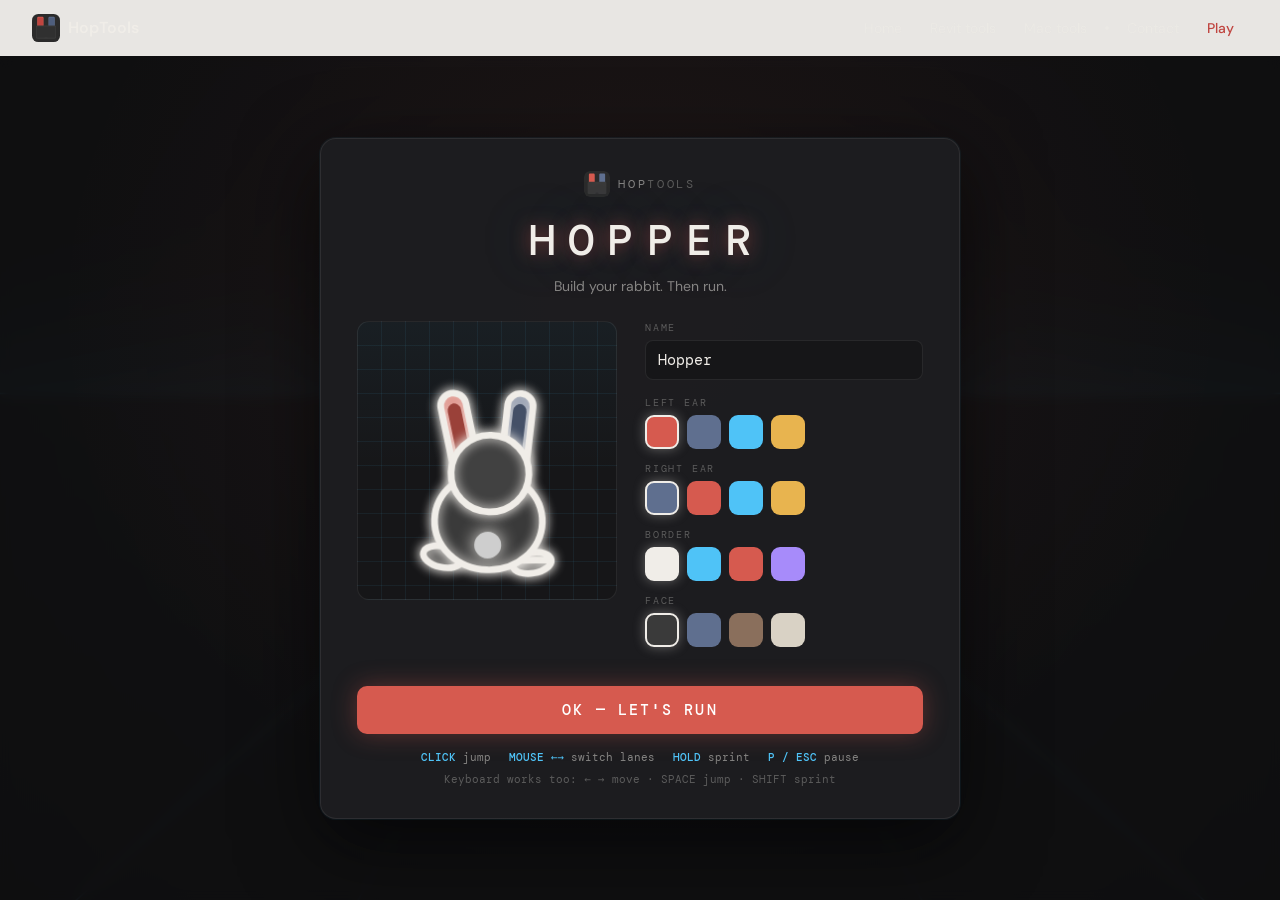
<file: hopper/index.html>
<!doctype html>
<html lang="en">
  <head>
    <meta charset="UTF-8" />
    <meta name="viewport" content="width=device-width, initial-scale=1.0" />
    <title>Hopper — a HopTools game</title>
    <meta name="description" content="Hopper: a fast little lane-runner starring the HopTools rabbit. Jump, dodge, sprint, obliterate." />
    <meta name="author" content="Joseph Ballantyne" />
    <meta property="og:title" content="Hopper" />
    <meta property="og:description" content="Jump, dodge, sprint, obliterate." />
    <meta property="og:url" content="https://hoptools.studio/hopper" />
    <link rel="canonical" href="https://hoptools.studio/hopper" />
    <link rel="icon" href="../hoptools_logo_icon_only.svg" type="image/svg+xml" />
    <link rel="stylesheet" href="../style.css" />
    <link rel="stylesheet" href="style.css" />
  </head>
  <body>
    <!-- SITE NAV -->
    <nav>
      <a class="nav-logo" href="/">
        <div class="logo-mark">
          <svg viewBox="140 40 400 400" xmlns="http://www.w3.org/2000/svg">
            <defs><clipPath id="rs"><rect x="140" y="40" width="400" height="400" rx="90"/></clipPath></defs>
            <rect x="140" y="40" width="400" height="400" rx="90" fill="#2B2B2B"/>
            <g clip-path="url(#rs)">
              <rect x="215" y="80" width="90" height="140" rx="16" fill="#D65A4F"/>
              <rect x="224" y="89" width="72" height="122" rx="10" fill="#C04540"/>
            </g>
            <g clip-path="url(#rs)">
              <rect x="375" y="80" width="90" height="140" rx="16" fill="#5F6F8F"/>
              <rect x="384" y="89" width="72" height="122" rx="10" fill="#4E5E7D"/>
            </g>
            <rect x="196" y="205" width="288" height="188" rx="20" fill="#3A3A3A" clip-path="url(#rs)"/>
            <rect x="208" y="217" width="264" height="164" rx="13" fill="#303030" clip-path="url(#rs)"/>
            <rect x="316" y="376" width="48" height="12" rx="6" fill="#3A3A3A" clip-path="url(#rs)"/>
          </svg>
        </div>
        HopTools
      </a>
      <div class="nav-links">
        <a class="nav-link" href="/">Home</a>
        <a class="nav-link" href="/#revit">Revit tools</a>
        <a class="nav-link" href="/#pocket-copy">Mac tools</a>
        <span class="nav-dot" aria-hidden="true"></span>
        <a class="nav-link" href="/#contact">Contact</a>
        <a class="nav-link active" href="/hopper/">Play</a>
      </div>
    </nav>

    <canvas id="game"></canvas>

    <!-- SETUP SCREEN -->
    <div class="overlay active" id="screen-setup">
      <div class="panel setup-panel">
        <a class="panel-logo" href="/" title="Back to HopTools">
          <svg viewBox="140 40 400 400" xmlns="http://www.w3.org/2000/svg">
            <rect x="140" y="40" width="400" height="400" rx="90" fill="#2B2B2B"/>
            <rect x="215" y="80" width="90" height="140" rx="16" fill="#D65A4F"/>
            <rect x="375" y="80" width="90" height="140" rx="16" fill="#5F6F8F"/>
            <rect x="196" y="205" width="288" height="188" rx="20" fill="#3A3A3A"/>
            <rect x="316" y="376" width="48" height="12" rx="6" fill="#2B2B2B"/>
          </svg>
          <span>HOP<em>TOOLS</em></span>
        </a>
        <h1 class="game-title">HOPPER</h1>
        <p class="game-sub">Build your rabbit. Then run.</p>

        <div class="setup-grid">
          <div class="setup-preview">
            <canvas id="preview" width="260" height="280"></canvas>
          </div>
          <div class="setup-controls">
            <label class="field-label" for="name-input">NAME</label>
            <input id="name-input" type="text" maxlength="14" value="Hopper" spellcheck="false" autocomplete="off" />
            <div id="swatch-rows"></div>
          </div>
        </div>

        <button class="btn-go" id="btn-start">OK — LET'S RUN</button>
        <p class="help-line">
          <span><b>CLICK</b> jump</span>
          <span><b>MOUSE ←→</b> switch lanes</span>
          <span><b>HOLD</b> sprint</span>
          <span><b>P / ESC</b> pause</span>
        </p>
        <p class="help-line dim">Keyboard works too: ← → move · SPACE jump · SHIFT sprint</p>
      </div>
    </div>

    <!-- HUD -->
    <div id="hud">
      <div class="hud-top">
        <div class="hud-left">
          <span class="hud-brand">HOPPER</span>
          <span class="hud-player" id="hud-name">Hopper</span>
        </div>
        <div class="hud-center">
          <div class="hud-score" id="hud-score">0.0</div>
          <div class="hud-best" id="hud-best">BEST 0.0</div>
        </div>
        <div class="hud-right">
          <button class="hud-btn" id="btn-mute" title="Mute (M)">♪</button>
          <button class="hud-btn" id="btn-pause" title="Pause (P)">⏸</button>
        </div>
      </div>
      <div class="hud-bottom">
        <div class="power-wrap">
          <div class="power-label" id="power-label">SPEED</div>
          <div class="power-bar"><div class="power-fill" id="power-fill"></div></div>
          <div class="blaze-pips" id="blaze-pips">
            <span></span><span></span><span></span><span></span><span></span>
          </div>
        </div>
      </div>
    </div>

    <!-- PAUSE -->
    <div class="overlay" id="screen-pause">
      <div class="panel small-panel">
        <h2>PAUSED</h2>
        <button class="btn-go" id="btn-resume">RESUME</button>
        <button class="btn-ghost" id="btn-restart">RESTART RUN</button>
        <button class="btn-ghost" id="btn-mute2">SOUND: ON</button>
        <button class="btn-ghost" id="btn-quit">CHANGE RABBIT</button>
      </div>
    </div>

    <!-- GAME OVER -->
    <div class="overlay" id="screen-over">
      <div class="panel small-panel">
        <h2 class="wipeout">WIPEOUT</h2>
        <div class="final-score" id="final-score">0.0</div>
        <div class="final-stats" id="final-stats"></div>
        <button class="btn-go" id="btn-retry">RUN AGAIN <span class="key-hint">SPACE</span></button>
        <button class="btn-ghost" id="btn-menu">CHANGE RABBIT</button>
      </div>
    </div>

    <script src="game.js"></script>
  </body>
</html>
</file>
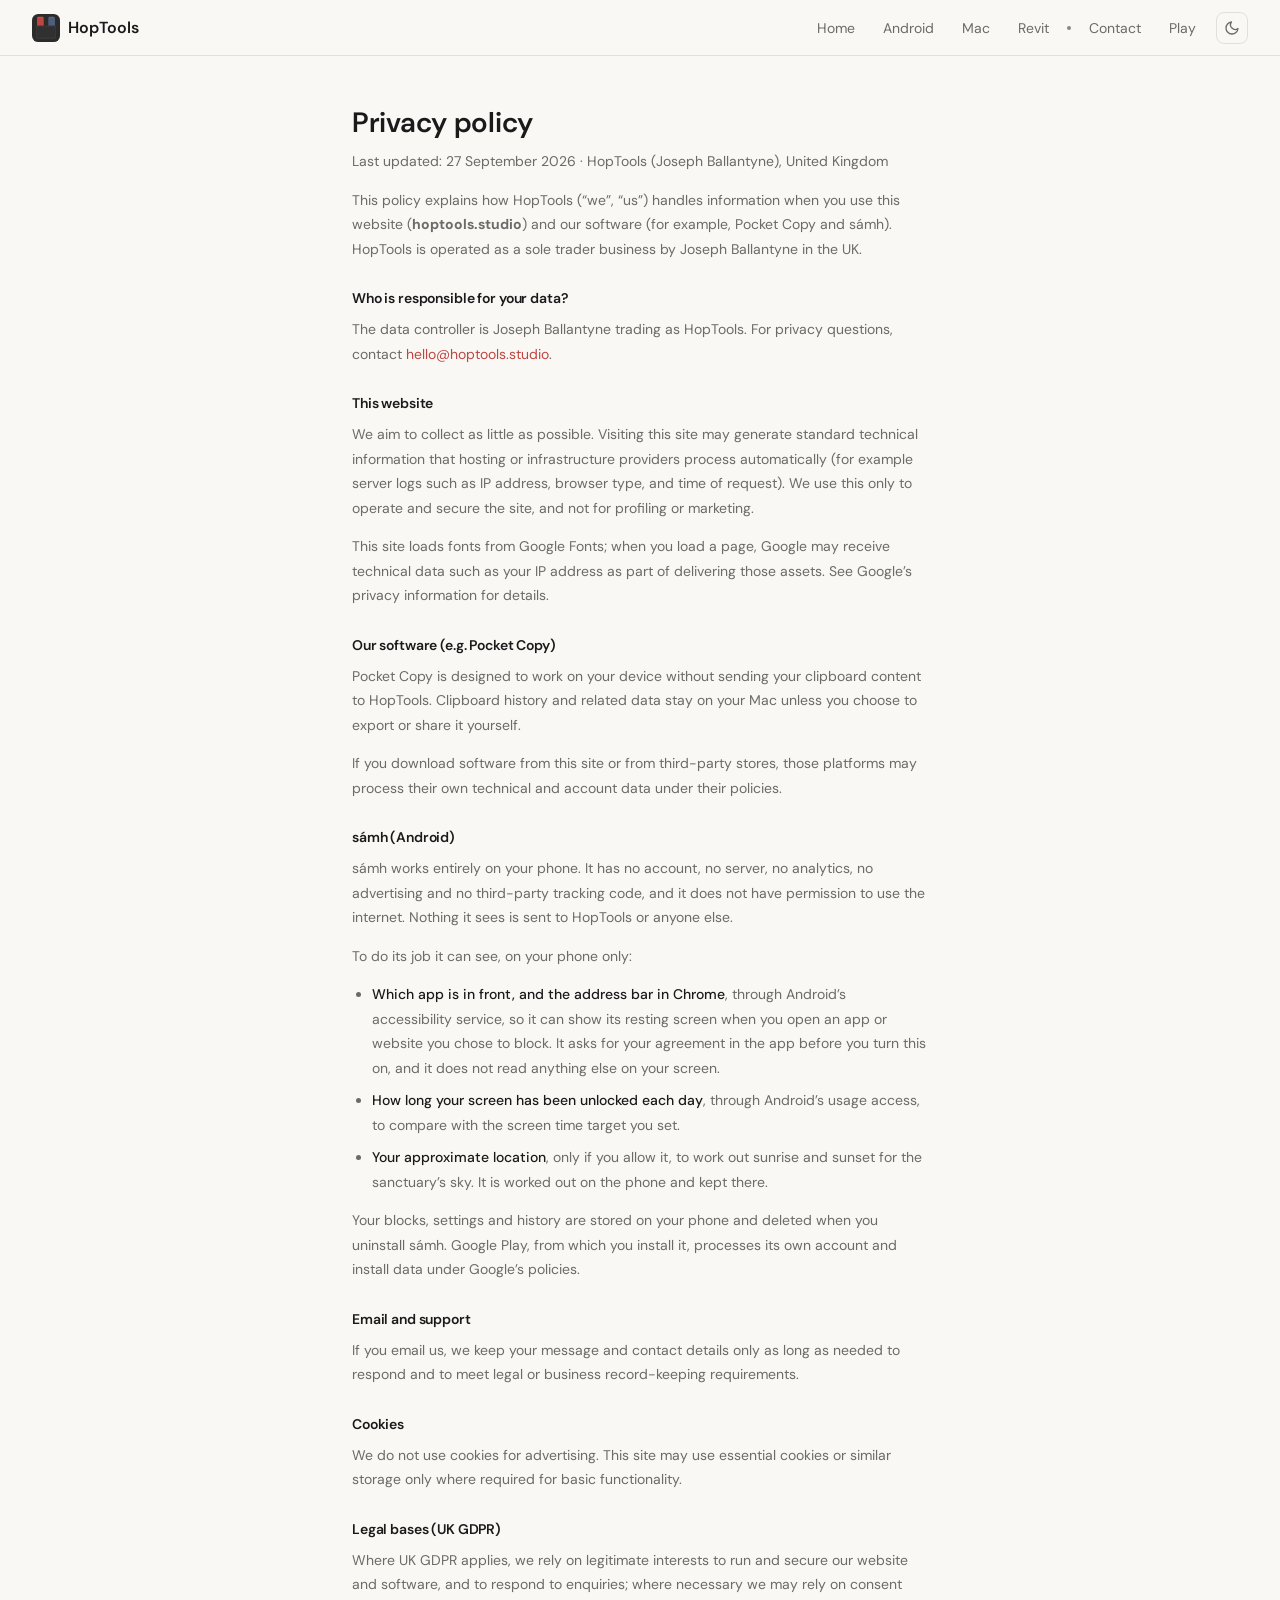
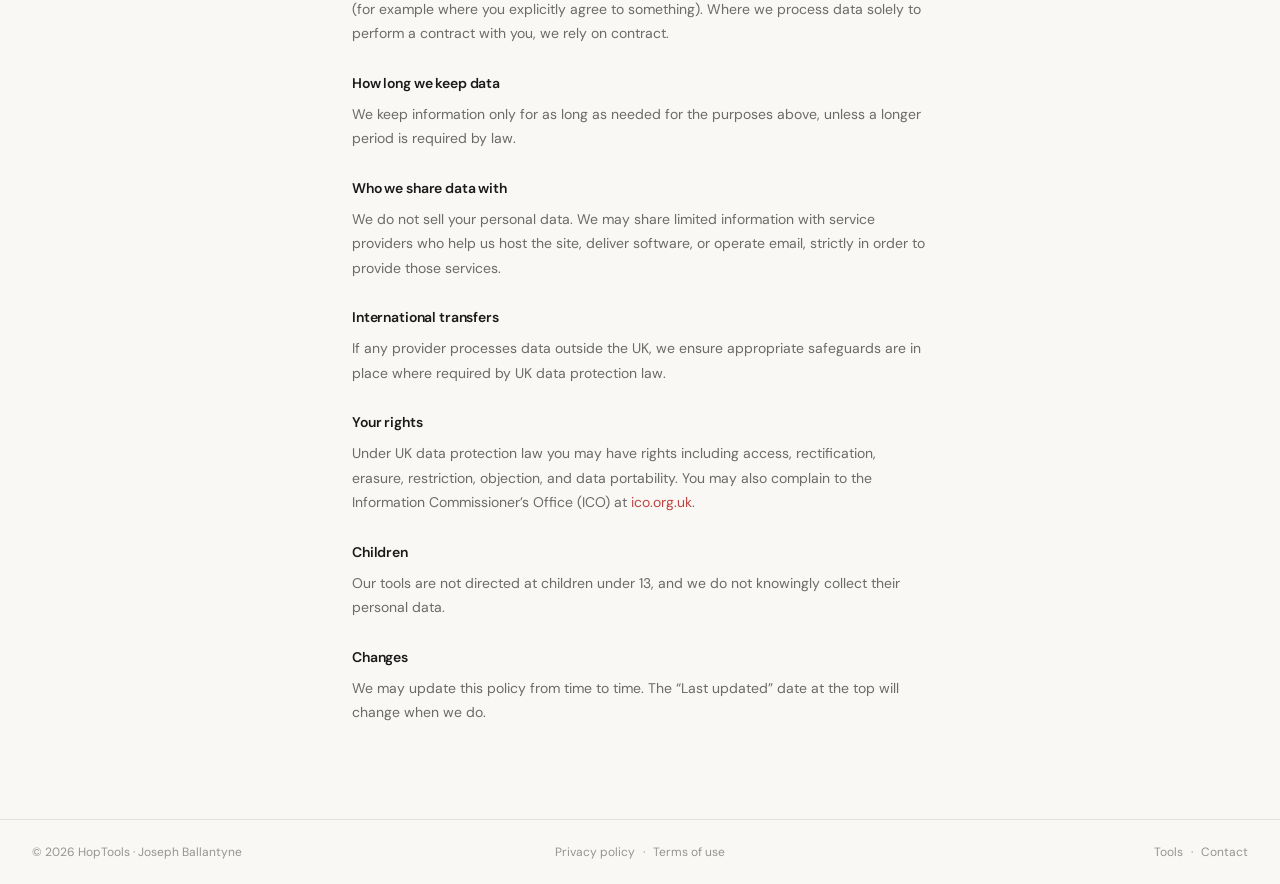
<file: privacy/index.html>
<!DOCTYPE html>
<html lang="en">
<head>
  <meta charset="UTF-8" />
  <meta name="viewport" content="width=device-width, initial-scale=1.0" />
  <title>Privacy policy — HopTools</title>
  <meta http-equiv="refresh" content="0;url=../index.html#privacy" />
  <script>
    location.replace(new URL('../index.html#privacy', location.href).href);
  </script>
</head>
<body>
  <p><a href="../index.html#privacy">Privacy policy</a></p>
</body>
</html>
</file>
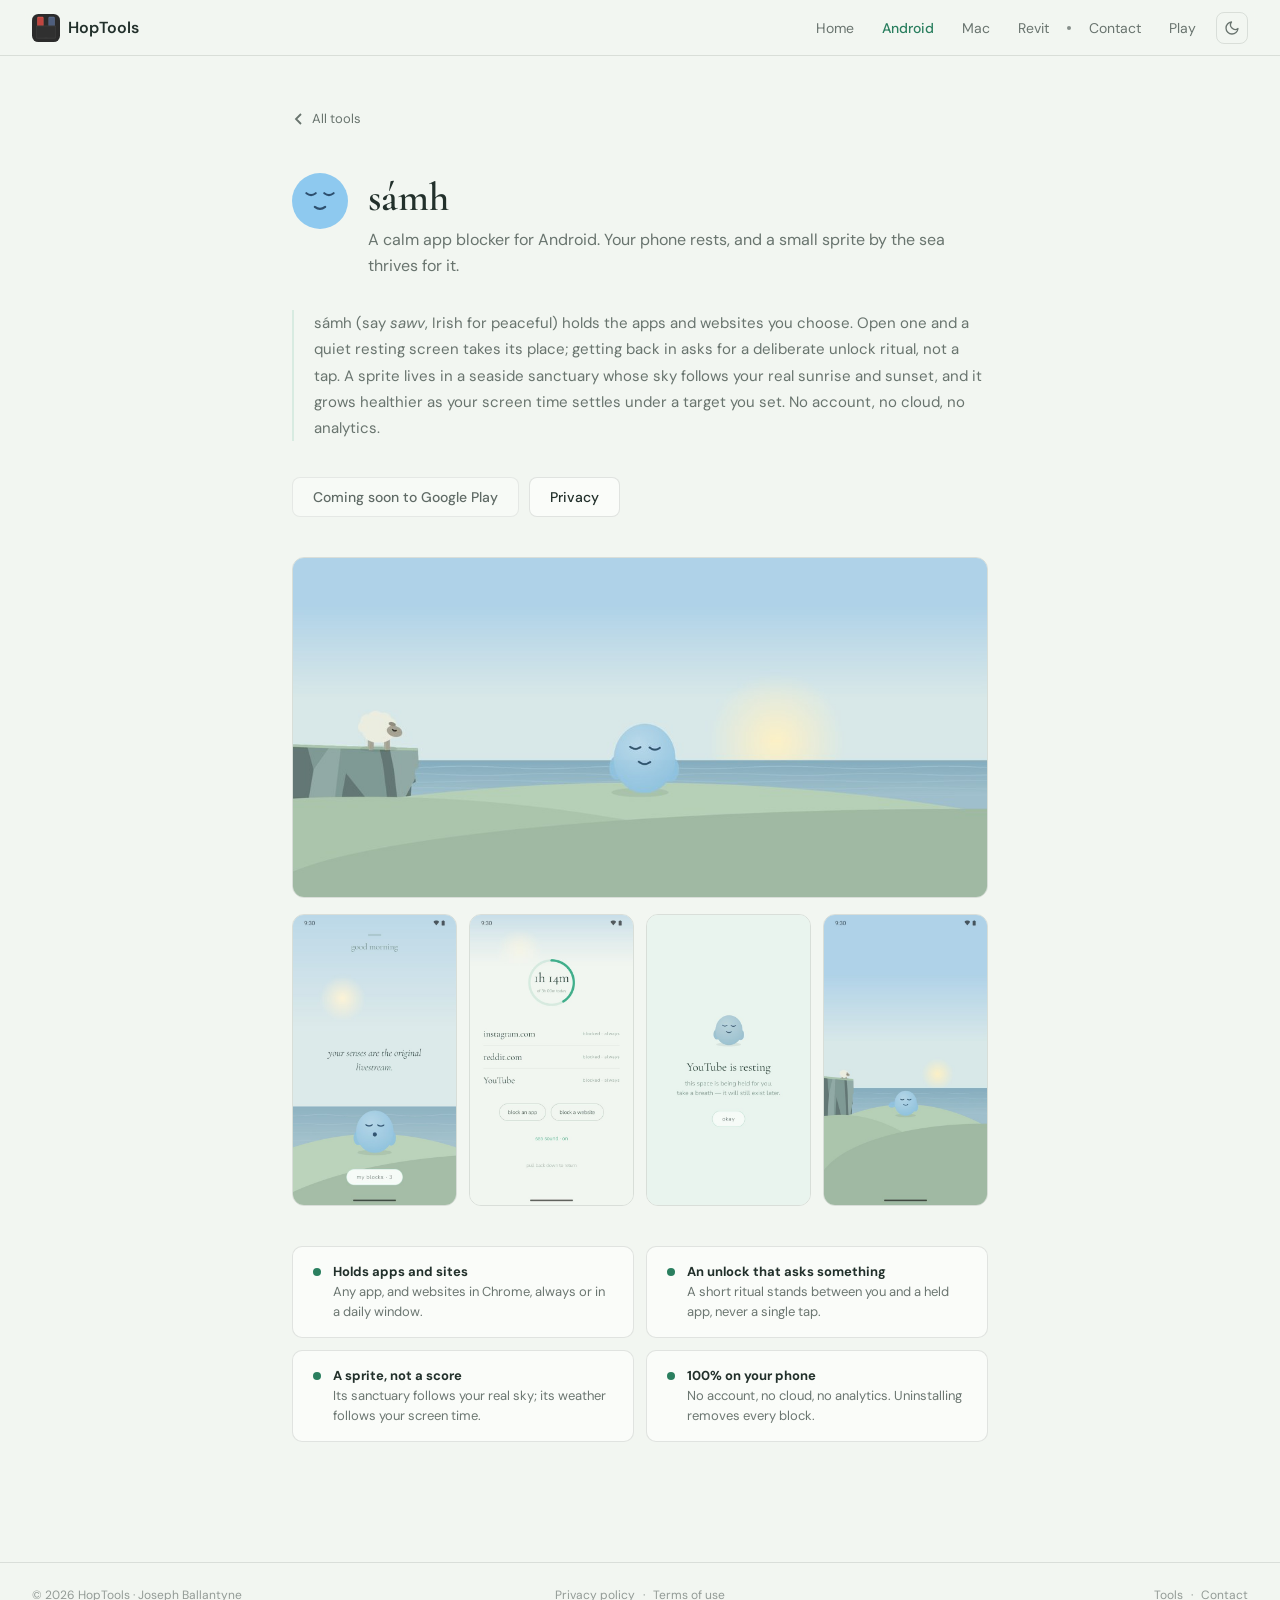
<file: samh/index.html>
<!DOCTYPE html>
<html lang="en">
<head>
  <meta charset="UTF-8" />
  <meta name="viewport" content="width=device-width, initial-scale=1.0" />
  <title>sámh — HopTools</title>
  <meta http-equiv="refresh" content="0;url=../index.html#samh" />
  <script>
    location.replace(new URL('../index.html#samh', location.href).href);
  </script>
</head>
<body>
  <p><a href="../index.html#samh">sámh</a></p>
</body>
</html>
</file>
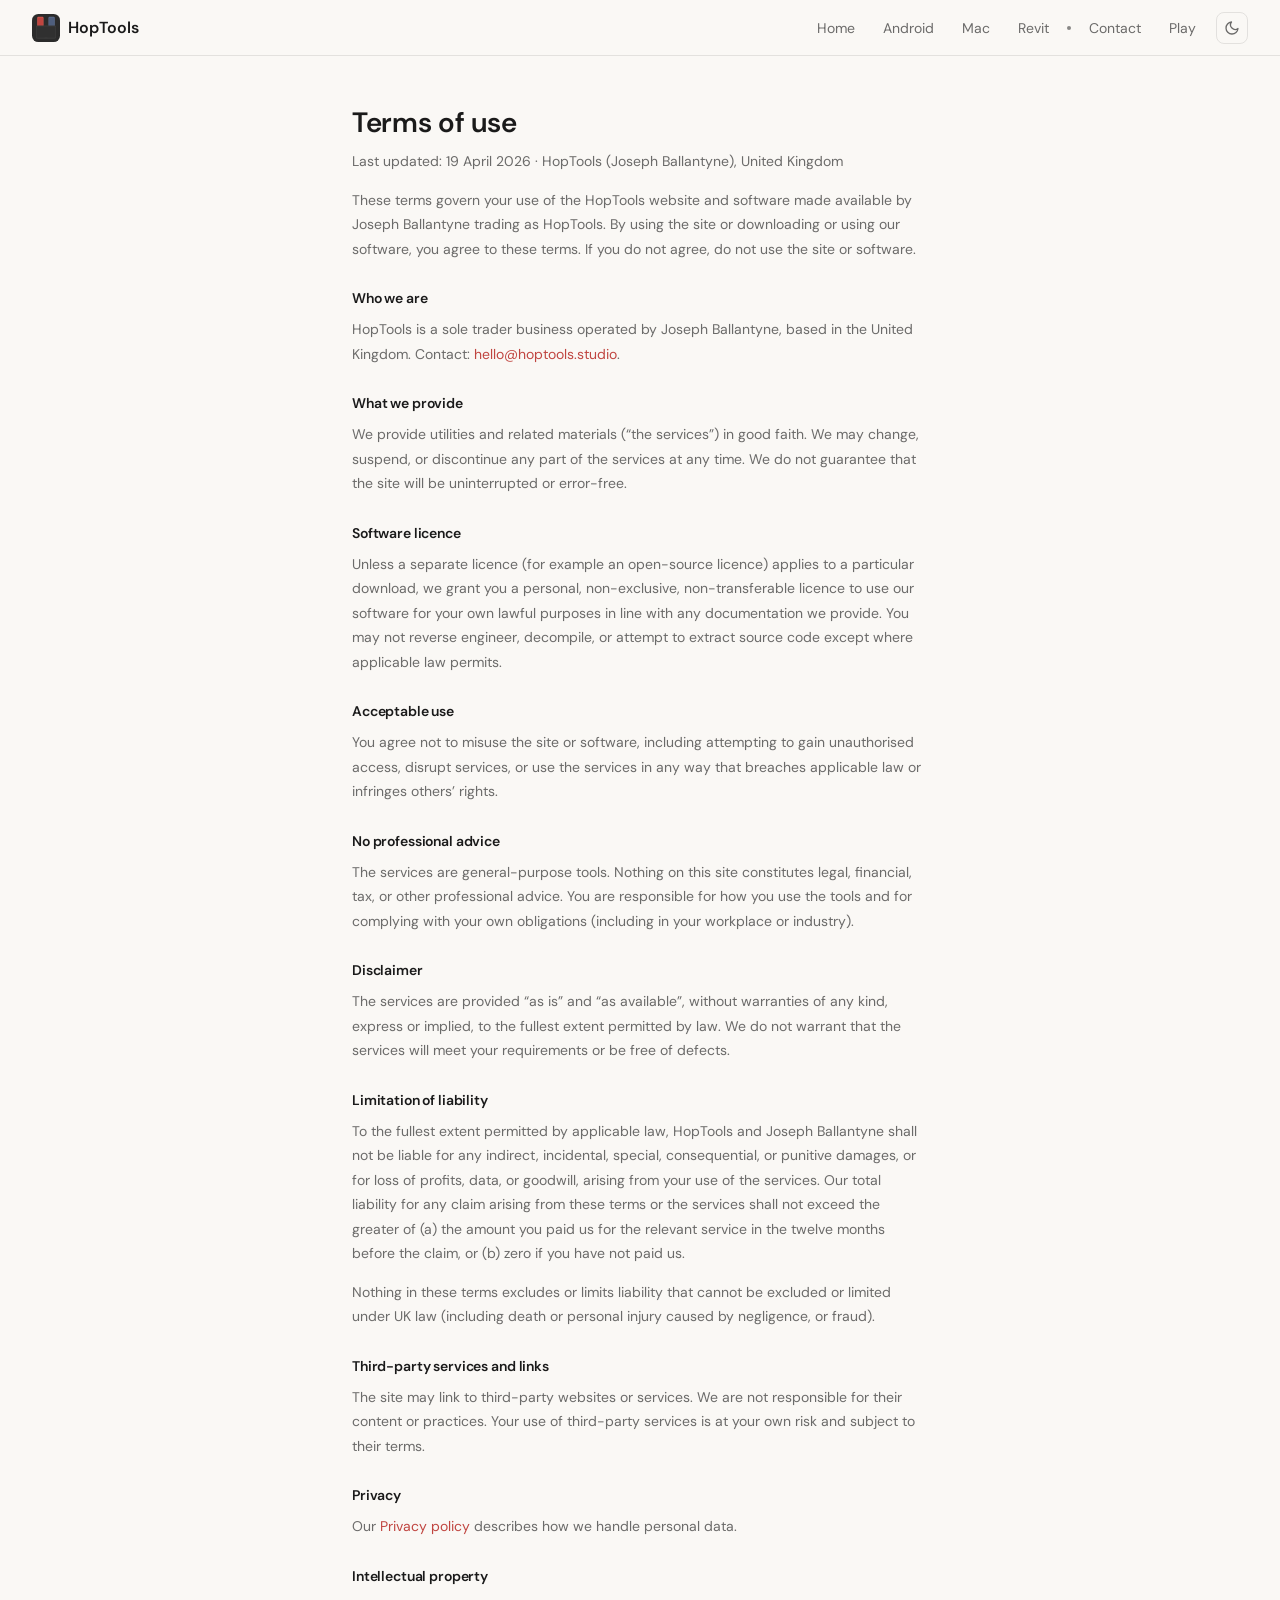
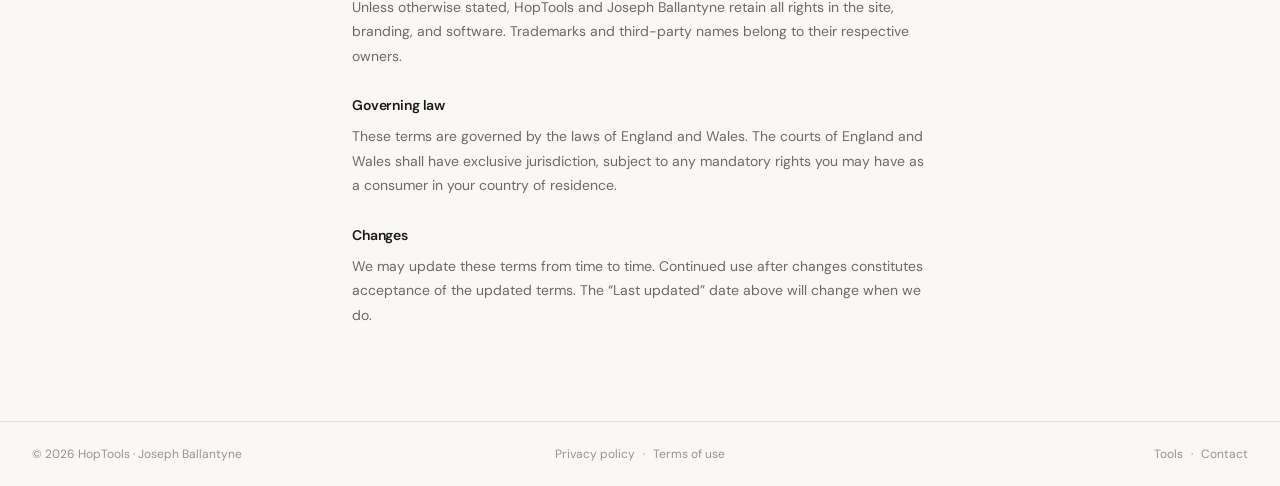
<file: terms/index.html>
<!DOCTYPE html>
<html lang="en">
<head>
  <meta charset="UTF-8" />
  <meta name="viewport" content="width=device-width, initial-scale=1.0" />
  <title>Terms of use — HopTools</title>
  <meta http-equiv="refresh" content="0;url=../index.html#terms" />
  <script>
    location.replace(new URL('../index.html#terms', location.href).href);
  </script>
</head>
<body>
  <p><a href="../index.html#terms">Terms of use</a></p>
</body>
</html>
</file>
<file: style.css>
@import url("https://fonts.googleapis.com/css2?family=DM+Sans:wght@300;400;500;600&family=DM+Mono:wght@400;500&family=Cormorant+Garamond:wght@500;600&display=swap");

* {
  margin: 0;
  padding: 0;
  box-sizing: border-box;
}

:root {
  --hop-blue: #C04540;
  --hop-blue-light: rgba(214, 90, 79, 0.1);
  --hop-blue-mid: #A83A35;
  --hop-blue-dark: #A83A35;
  --hop-bg: #FAF8F5;
  --hop-surface: #FFFFFF;
  --hop-border: rgba(26, 26, 26, 0.1);
  --hop-text: #1A1A1A;
  --hop-muted: rgba(26, 26, 26, 0.64);
  --hop-subtle: rgba(26, 26, 26, 0.45);
  --hop-nav-bg: rgba(250, 248, 245, 0.92);
  --hop-accent-border: rgba(192, 69, 64, 0.2);
  --hop-shadow: rgba(26, 26, 26, 0.08);
  --hop-hero-glow: rgba(214, 90, 79, 0.1);
  --tag-neutral-bg: rgba(26, 26, 26, 0.06);
  --tag-neutral-text: rgba(26, 26, 26, 0.65);
  --tag-green-bg: rgba(46, 125, 50, 0.1);
  --tag-green-text: #2E7D32;
  --tag-red-bg: rgba(214, 90, 79, 0.1);
  --tag-red-text: #B03E38;
  --tag-slate-bg: rgba(95, 111, 143, 0.12);
  --tag-slate-text: #4E5E7D;
  --font: "DM Sans", sans-serif;
  --mono: "DM Mono", monospace;
  --serif: "Cormorant Garamond", Georgia, serif;
  color-scheme: light;
}

/* DARK THEME — opt-in from the nav toggle; light is the default */
:root[data-theme="dark"] {
  --hop-blue: #D65A4F;
  --hop-blue-light: rgba(214, 90, 79, 0.15);
  --hop-blue-mid: #C04540;
  --hop-blue-dark: #C04540;
  --hop-bg: #1A1A1A;
  --hop-surface: #242424;
  --hop-border: rgba(255, 255, 255, 0.08);
  --hop-text: #F0EDE8;
  --hop-muted: rgba(240, 237, 232, 0.5);
  --hop-subtle: rgba(240, 237, 232, 0.3);
  --hop-nav-bg: rgba(26, 26, 26, 0.95);
  --hop-accent-border: rgba(26, 111, 196, 0.2);
  --hop-shadow: rgba(26, 111, 196, 0.08);
  --hop-hero-glow: rgba(214, 90, 79, 0.08);
  --tag-neutral-bg: rgba(255, 255, 255, 0.08);
  --tag-neutral-text: rgba(240, 237, 232, 0.6);
  --tag-green-bg: rgba(46, 125, 50, 0.2);
  --tag-green-text: #66bb6a;
  --tag-red-bg: rgba(214, 90, 79, 0.15);
  --tag-red-text: #D65A4F;
  --tag-slate-bg: rgba(95, 111, 143, 0.2);
  --tag-slate-text: #8A9FBF;
  color-scheme: dark;
}

/* SÁMH ACCENT — sea, sky and mint from the app, set while sámh is on screen */
:root[data-accent="samh"] {
  --hop-blue: #2A7F5F;
  --hop-blue-light: rgba(62, 170, 128, 0.14);
  --hop-blue-mid: #3EAA80;
  --hop-blue-dark: #22694F;
  --hop-bg: #F2F6F1;
  --hop-surface: #FAFCF9;
  --hop-border: rgba(34, 48, 43, 0.12);
  --hop-text: #22302B;
  --hop-muted: rgba(34, 48, 43, 0.66);
  --hop-subtle: rgba(34, 48, 43, 0.46);
  --hop-nav-bg: rgba(242, 246, 241, 0.92);
  --hop-accent-border: rgba(42, 127, 95, 0.2);
  --hop-shadow: rgba(34, 48, 43, 0.08);
  --hop-hero-glow: rgba(142, 201, 239, 0.4);
}
:root[data-theme="dark"][data-accent="samh"] {
  --hop-blue: #5CC49A;
  --hop-blue-light: rgba(92, 196, 154, 0.15);
  --hop-blue-mid: #4AB088;
  --hop-blue-dark: #4AB088;
  --hop-bg: #131D22;
  --hop-surface: #1B282E;
  --hop-border: rgba(255, 255, 255, 0.08);
  --hop-text: #E6EFEA;
  --hop-muted: rgba(230, 239, 234, 0.58);
  --hop-subtle: rgba(230, 239, 234, 0.36);
  --hop-nav-bg: rgba(19, 29, 34, 0.95);
  --hop-accent-border: rgba(92, 196, 154, 0.2);
  --hop-shadow: rgba(0, 0, 0, 0.25);
  --hop-hero-glow: rgba(142, 201, 239, 0.12);
}

body {
  font-family: var(--font);
  background: var(--hop-bg);
  color: var(--hop-text);
  min-height: 100vh;
  transition:
    background 0.3s,
    color 0.3s;
}

/* SPA PAGE VISIBILITY */
.page {
  display: none;
}
.page.active {
  display: block;
}

/* NAV */
nav {
  position: sticky;
  top: 0;
  z-index: 100;
  background: var(--hop-nav-bg);
  backdrop-filter: blur(12px);
  border-bottom: 1px solid var(--hop-border);
  padding: 0 2rem;
  display: flex;
  align-items: center;
  justify-content: space-between;
  height: 56px;
}
.nav-logo {
  display: flex;
  align-items: center;
  gap: 8px;
  font-size: 16px;
  font-weight: 600;
  color: var(--hop-text);
  text-decoration: none;
}
.logo-mark {
  width: 28px;
  height: 28px;
  display: flex;
  align-items: center;
  justify-content: center;
}
.logo-mark svg {
  width: 28px;
  height: 28px;
}
.nav-links {
  display: flex;
  align-items: center;
  flex-wrap: wrap;
  gap: 0;
}
.nav-dot {
  display: inline-block;
  width: 4px;
  height: 4px;
  border-radius: 50%;
  background: var(--hop-muted);
  opacity: 0.8;
  user-select: none;
  flex-shrink: 0;
  margin: 0 4px;
  vertical-align: middle;
}
.nav-link {
  padding: 6px 14px;
  font-size: 14px;
  color: var(--hop-muted);
  text-decoration: none;
  border-radius: 6px;
  transition:
    color 0.15s,
    background 0.15s;
}
.nav-link:hover {
  color: var(--hop-text);
  background: var(--hop-blue-light);
}
.nav-link.active {
  color: var(--hop-blue);
  font-weight: 500;
}

/* THEME TOGGLE — shows the icon for the theme you'd switch to */
.theme-toggle {
  display: inline-flex;
  align-items: center;
  justify-content: center;
  width: 32px;
  height: 32px;
  margin-left: 6px;
  padding: 0;
  border: 1px solid var(--hop-border);
  border-radius: 8px;
  background: transparent;
  color: var(--hop-muted);
  cursor: pointer;
  transition:
    color 0.15s,
    background 0.15s;
}
.theme-toggle:hover {
  color: var(--hop-text);
  background: var(--hop-blue-light);
}
.theme-toggle svg {
  width: 16px;
  height: 16px;
}
.theme-toggle .icon-sun {
  display: none;
}
:root[data-theme="dark"] .theme-toggle .icon-sun {
  display: block;
}
:root[data-theme="dark"] .theme-toggle .icon-moon {
  display: none;
}

/* HERO */
.hero {
  padding: 80px 2rem 64px;
  max-width: 680px;
  margin: 0 auto;
  text-align: center;
}
.hero-badge {
  display: inline-flex;
  align-items: center;
  gap: 6px;
  background: var(--hop-blue-light);
  color: var(--hop-blue-dark);
  font-size: 12px;
  font-weight: 500;
  padding: 4px 12px;
  border-radius: 100px;
  margin-bottom: 24px;
  border: 1px solid var(--hop-accent-border);
}
.hero h1 {
  font-size: 42px;
  font-weight: 600;
  line-height: 1.15;
  letter-spacing: -0.02em;
  margin-bottom: 16px;
}
.hero h1 span {
  color: var(--hop-blue);
}
.hero p {
  font-size: 17px;
  color: var(--hop-muted);
  line-height: 1.65;
  max-width: 520px;
  margin: 0 auto;
}

/* REVIT HERO */
.revit-hero {
  padding: 96px 2rem 56px;
  text-align: center;
  background:
    radial-gradient(ellipse at top, var(--hop-hero-glow), transparent 60%),
    var(--hop-bg);
}
.revit-hero-inner {
  max-width: 760px;
  margin: 0 auto;
}
.revit-inline-logo {
  height: 1.1em;
  vertical-align: middle;
  margin: 0 2px;
}
.revit-logo {
  display: block;
  margin: 0 auto 28px;
  max-height: 56px;
  max-width: min(320px, 80%);
  height: auto;
  width: auto;
  opacity: 0.95;
}
.revit-logo-fallback {
  display: inline-flex;
  align-items: center;
  font-family: var(--mono);
  font-size: 11px;
  font-weight: 500;
  letter-spacing: 0.12em;
  text-transform: uppercase;
  color: var(--hop-blue-dark);
  background: var(--hop-blue-light);
  border: 1px solid var(--hop-accent-border);
  padding: 6px 14px;
  border-radius: 100px;
  margin-bottom: 28px;
}
.revit-hero h1 {
  font-size: 52px;
  font-weight: 600;
  line-height: 1.1;
  letter-spacing: -0.025em;
  margin-bottom: 20px;
}
.revit-hero h1 span {
  color: var(--hop-blue);
}
.revit-hero-sub {
  font-size: 18px;
  color: var(--hop-muted);
  line-height: 1.65;
  max-width: 600px;
  margin: 0 auto;
}
.hero-cta {
  display: inline-flex;
  align-items: center;
  flex-wrap: wrap;
  justify-content: center;
  gap: 12px;
  margin-top: 36px;
}
.hero-cta .btn-primary {
  font-size: 15px;
  padding: 12px 22px;
}
.hero-link {
  font-size: 14px;
  font-weight: 500;
  color: var(--hop-blue);
  text-decoration: none;
  padding: 6px 4px;
  transition: color 0.15s;
}
.hero-link:hover {
  color: var(--hop-blue-dark);
}

/* REVIT FEATURES */
.revit-features-section {
  max-width: 1040px;
  margin: 0 auto;
  padding: 24px 2rem 80px;
}
.revit-features {
  display: grid;
  grid-template-columns: repeat(auto-fit, minmax(240px, 1fr));
  gap: 16px;
}
.revit-feature {
  background: var(--hop-surface);
  border: 1px solid var(--hop-border);
  border-radius: 12px;
  padding: 24px;
  transition:
    border-color 0.2s,
    transform 0.2s,
    box-shadow 0.2s;
}
.revit-feature:hover {
  border-color: var(--hop-blue-mid);
  transform: translateY(-2px);
  box-shadow: 0 8px 24px var(--hop-shadow);
}
.revit-feature-icon {
  width: 40px;
  height: 40px;
  background: var(--hop-blue-light);
  border-radius: 10px;
  display: flex;
  align-items: center;
  justify-content: center;
  margin-bottom: 14px;
}
.revit-feature-icon svg {
  width: 20px;
  height: 20px;
  color: var(--hop-blue);
}
.revit-feature h3 {
  font-size: 15px;
  font-weight: 600;
  margin-bottom: 6px;
}
.revit-feature p {
  font-size: 13px;
  color: var(--hop-muted);
  line-height: 1.55;
}

/* OTHER TOOLS */
.other-tools {
  border-top: 1px solid var(--hop-border);
  padding-top: 56px;
  margin-top: 16px;
}
.other-tools .tools-section {
  padding-bottom: 80px;
}

/* TOOLS GRID */
.tools-section {
  max-width: 900px;
  margin: 0 auto;
  padding: 0 2rem 80px;
}
.section-label {
  font-size: 11px;
  font-weight: 500;
  letter-spacing: 0.1em;
  text-transform: uppercase;
  color: var(--hop-subtle);
  margin-bottom: 20px;
}
.tools-grid {
  display: grid;
  grid-template-columns: repeat(auto-fit, minmax(280px, 1fr));
  gap: 16px;
}

.tool-card {
  background: var(--hop-surface);
  border: 1px solid var(--hop-border);
  border-radius: 12px;
  padding: 28px;
  text-decoration: none;
  color: inherit;
  display: block;
  position: relative;
  overflow: hidden;
  transition:
    border-color 0.2s,
    transform 0.2s,
    box-shadow 0.2s;
}
.tool-card:hover {
  border-color: var(--hop-blue-mid);
  transform: translateY(-2px);
  box-shadow: 0 8px 32px var(--hop-shadow);
}
.tool-card.coming-soon {
  pointer-events: none;
  opacity: 0.65;
}

.tool-icon {
  width: 44px;
  height: 44px;
  background: var(--hop-blue-light);
  border-radius: 10px;
  display: flex;
  align-items: center;
  justify-content: center;
  margin-bottom: 16px;
}
.tool-icon svg {
  width: 22px;
  height: 22px;
  color: var(--hop-blue);
}
.tool-card h3 {
  font-size: 17px;
  font-weight: 600;
  margin-bottom: 6px;
}
.tool-card p {
  font-size: 14px;
  color: var(--hop-muted);
  line-height: 1.6;
  margin-bottom: 16px;
}
.tool-tags {
  display: flex;
  flex-wrap: wrap;
  gap: 6px;
}
.tag {
  font-size: 11px;
  font-weight: 500;
  padding: 3px 8px;
  border-radius: 4px;
  font-family: var(--mono);
}
.tag-macos {
  background: var(--tag-neutral-bg);
  color: var(--tag-neutral-text);
}
.tag-free {
  background: var(--tag-green-bg);
  color: var(--tag-green-text);
}
.tag-privacy {
  background: var(--hop-blue-light);
  color: var(--hop-blue);
}
.tag-soon {
  background: var(--tag-red-bg);
  color: var(--tag-red-text);
}
.tag-revit {
  background: var(--tag-slate-bg);
  color: var(--tag-slate-text);
}
.card-arrow {
  position: absolute;
  top: 28px;
  right: 28px;
  color: var(--hop-subtle);
  font-size: 16px;
  transition:
    transform 0.2s,
    color 0.2s;
}
.tool-card:hover .card-arrow {
  transform: translate(2px, -2px);
  color: var(--hop-blue);
}

/* TOOL DETAIL */
.tool-detail {
  max-width: 760px;
  margin: 0 auto;
  padding: 48px 2rem 80px;
}
.back-btn {
  display: inline-flex;
  align-items: center;
  gap: 6px;
  font-size: 13px;
  color: var(--hop-muted);
  margin-bottom: 40px;
  padding: 6px 0;
  text-decoration: none;
  transition: color 0.15s;
}
.back-btn:hover {
  color: var(--hop-blue);
}
.back-btn svg {
  width: 14px;
  height: 14px;
}

.detail-header {
  display: flex;
  align-items: flex-start;
  gap: 20px;
  margin-bottom: 32px;
}
.detail-icon {
  width: 56px;
  height: 56px;
  background: var(--hop-blue-light);
  border-radius: 14px;
  display: flex;
  align-items: center;
  justify-content: center;
  flex-shrink: 0;
}
.detail-icon svg {
  width: 28px;
  height: 28px;
  color: var(--hop-blue);
}
.detail-header h1 {
  font-size: 28px;
  font-weight: 600;
  margin-bottom: 6px;
  letter-spacing: -0.01em;
}
.detail-header p {
  font-size: 16px;
  color: var(--hop-muted);
  line-height: 1.6;
}

.detail-desc {
  font-size: 15px;
  color: var(--hop-muted);
  line-height: 1.75;
  border-left: 2px solid var(--hop-blue-light);
  padding-left: 20px;
  margin-bottom: 36px;
}

.action-row {
  display: flex;
  flex-wrap: wrap;
  gap: 10px;
  margin-bottom: 40px;
}
.btn-primary {
  display: inline-flex;
  align-items: center;
  gap: 8px;
  background: var(--hop-blue);
  color: white;
  font-size: 14px;
  font-weight: 500;
  padding: 10px 20px;
  border-radius: 8px;
  border: none;
  cursor: pointer;
  font-family: var(--font);
  text-decoration: none;
  transition:
    background 0.15s,
    transform 0.1s;
}
.btn-primary:hover {
  background: var(--hop-blue-dark);
  transform: translateY(-1px);
}
.btn-primary svg {
  width: 15px;
  height: 15px;
}
.btn-secondary {
  display: inline-flex;
  align-items: center;
  gap: 8px;
  background: var(--hop-surface);
  color: var(--hop-text);
  font-size: 14px;
  font-weight: 500;
  padding: 10px 20px;
  border-radius: 8px;
  border: 1px solid var(--hop-border);
  cursor: pointer;
  font-family: var(--font);
  text-decoration: none;
  transition:
    border-color 0.15s,
    background 0.15s;
}
.btn-secondary:hover {
  border-color: var(--hop-blue-mid);
  background: var(--hop-blue-light);
}
.btn-secondary svg {
  width: 15px;
  height: 15px;
}

/* HOME VIDEO SECTION */
.home-video-section {
  max-width: 820px;
  margin: 0 auto;
  padding: 0 2rem 64px;
}

/* VIDEO */
.video-box {
  background: var(--hop-surface);
  border: 1px solid var(--hop-border);
  border-radius: 12px;
  aspect-ratio: 16/9;
  margin-bottom: 40px;
  overflow: hidden;
  position: relative;
}

.video-box iframe,
.video-box video {
  position: absolute;
  top: 0;
  left: 0;
  width: 100%;
  height: 100%;
  border: none;
}

/* HOME TABS */
.home-hero {
  padding-top: 64px;
}
.home-tabs {
  display: inline-flex;
  gap: 4px;
  padding: 4px;
  margin-bottom: 40px;
  background: var(--hop-surface);
  border: 1px solid var(--hop-border);
  border-radius: 12px;
}
.home-tab {
  display: inline-flex;
  align-items: center;
  gap: 8px;
  padding: 8px 16px;
  border: none;
  border-radius: 8px;
  background: transparent;
  color: var(--hop-muted);
  font-family: var(--font);
  font-size: 14px;
  font-weight: 500;
  cursor: pointer;
  transition:
    color 0.15s,
    background 0.15s;
}
.home-tab:hover {
  color: var(--hop-text);
}
.home-tab.active {
  background: var(--hop-blue-light);
  color: var(--hop-text);
}
.home-tab-platform {
  font-family: var(--mono);
  font-size: 11px;
  color: var(--hop-subtle);
}
.revit-features-2col {
  grid-template-columns: repeat(2, 1fr);
}
.home-panel .samh-feature {
  margin-bottom: 0;
}

/* SÁMH */
.samh-title,
#page-samh .detail-header h1 {
  font-family: var(--serif);
  font-weight: 600;
  letter-spacing: 0;
}
.revit-hero h1.samh-title {
  font-size: 64px;
  line-height: 1;
}
.revit-hero h1.samh-title span {
  display: inline-block;
  margin-top: 12px;
  font-size: 36px;
  line-height: 1.2;
}
#page-samh .detail-header h1 {
  font-size: 40px;
}
.samh-icon {
  background: none;
}
.samh-icon svg {
  width: 100%;
  height: 100%;
}
.tool-icon.samh-icon svg {
  width: 100%;
  height: 100%;
}
.btn-static {
  cursor: default;
  opacity: 0.7;
}
.samh-feature {
  display: block;
  width: 100%;
  height: auto;
  border-radius: 12px;
  border: 1px solid var(--hop-border);
  margin-bottom: 16px;
}
.samh-shots {
  display: grid;
  grid-template-columns: repeat(4, 1fr);
  gap: 12px;
  margin-bottom: 40px;
}
.samh-shots img {
  width: 100%;
  height: auto;
  border-radius: 12px;
  border: 1px solid var(--hop-border);
  cursor: zoom-in;
  transition: transform 0.15s;
}
.samh-shots img:hover {
  transform: translateY(-2px);
}

/* LIGHTBOX */
.lightbox {
  max-width: 100vw;
  max-height: 100vh;
  width: 100vw;
  height: 100vh;
  margin: 0;
  padding: 0;
  border: none;
  background: transparent;
}
.lightbox[open] {
  display: flex;
  align-items: center;
  justify-content: center;
}
.lightbox::backdrop {
  background: rgba(20, 22, 20, 0.85);
}
.lightbox-img {
  max-width: calc(100vw - 160px);
  max-height: calc(100vh - 64px);
  width: auto;
  height: auto;
  border-radius: 16px;
  box-shadow: 0 12px 48px rgba(0, 0, 0, 0.35);
}
.lightbox-btn {
  position: absolute;
  display: flex;
  align-items: center;
  justify-content: center;
  width: 44px;
  height: 44px;
  border: none;
  border-radius: 50%;
  background: rgba(255, 255, 255, 0.12);
  color: #fff;
  font-size: 28px;
  line-height: 1;
  cursor: pointer;
  transition: background 0.15s;
}
.lightbox-btn:hover {
  background: rgba(255, 255, 255, 0.24);
}
.lightbox-close {
  top: 16px;
  right: 16px;
}
.lightbox-prev {
  left: 24px;
}
.lightbox-next {
  right: 24px;
}
@media (max-width: 600px) {
  .lightbox-img {
    max-width: calc(100vw - 32px);
    max-height: calc(100vh - 140px);
  }
  .lightbox-prev,
  .lightbox-next {
    top: auto;
    bottom: 20px;
  }
  .lightbox-prev {
    left: calc(50% - 56px);
  }
  .lightbox-next {
    right: calc(50% - 56px);
  }
}
@media (max-width: 600px) {
  .samh-shots {
    grid-template-columns: repeat(2, 1fr);
  }
}

/* FEATURES */
.feature-grid {
  display: grid;
  grid-template-columns: 1fr 1fr;
  gap: 12px;
  margin-bottom: 40px;
}
.feature-item {
  background: var(--hop-surface);
  border: 1px solid var(--hop-border);
  border-radius: 10px;
  padding: 16px 20px;
  display: flex;
  align-items: flex-start;
  gap: 12px;
}
.feature-dot {
  width: 8px;
  height: 8px;
  border-radius: 50%;
  background: var(--hop-blue);
  margin-top: 5px;
  flex-shrink: 0;
}
.feature-item p {
  font-size: 13px;
  color: var(--hop-muted);
  line-height: 1.5;
}
.feature-item strong {
  font-size: 13px;
  display: block;
  margin-bottom: 2px;
  color: var(--hop-text);
}

/* QUOTES */
.quotes-section {
  margin-bottom: 40px;
}
.quotes-section h2 {
  font-size: 16px;
  font-weight: 600;
  margin-bottom: 16px;
}
.quotes-grid {
  display: grid;
  gap: 12px;
}
.quote-card {
  background: var(--hop-surface);
  border: 1px solid var(--hop-border);
  border-radius: 10px;
  padding: 20px 24px;
}
.quote-text {
  font-size: 14px;
  line-height: 1.65;
  color: var(--hop-text);
  margin-bottom: 12px;
  font-style: italic;
}
.quote-author {
  font-size: 12px;
  font-weight: 500;
  color: var(--hop-blue);
  font-family: var(--mono);
}

/* CONTACT */
.contact-page {
  max-width: 560px;
  margin: 0 auto;
  padding: 64px 2rem 80px;
}
.contact-page h1 {
  font-size: 28px;
  font-weight: 600;
  margin-bottom: 10px;
  letter-spacing: -0.01em;
}
.contact-page > p {
  font-size: 15px;
  color: var(--hop-muted);
  line-height: 1.65;
  margin-bottom: 36px;
}

.contact-card {
  background: var(--hop-surface);
  border: 1px solid var(--hop-border);
  border-radius: 12px;
  padding: 28px;
  margin-bottom: 16px;
}
.contact-row {
  display: flex;
  align-items: center;
  gap: 12px;
  padding: 14px 0;
  border-bottom: 1px solid var(--hop-border);
}
.contact-row:last-child {
  border-bottom: none;
  padding-bottom: 0;
}
.contact-row:first-child {
  padding-top: 0;
}
.contact-icon {
  width: 36px;
  height: 36px;
  background: var(--hop-blue-light);
  border-radius: 8px;
  display: flex;
  align-items: center;
  justify-content: center;
  flex-shrink: 0;
}
.contact-icon svg {
  width: 16px;
  height: 16px;
  color: var(--hop-blue);
}
.contact-label {
  font-size: 11px;
  font-weight: 500;
  color: var(--hop-subtle);
  text-transform: uppercase;
  letter-spacing: 0.08em;
  margin-bottom: 2px;
}
.contact-value {
  font-size: 14px;
  color: var(--hop-text);
}
.contact-value a {
  color: var(--hop-blue);
  text-decoration: none;
}
.contact-value a:hover {
  text-decoration: underline;
}

.about-blurb {
  background: var(--hop-surface);
  border: 1px solid var(--hop-border);
  border-radius: 12px;
  padding: 24px 28px;
  margin-bottom: 16px;
  font-size: 15px;
  color: var(--hop-muted);
  line-height: 1.7;
}
.about-blurb strong {
  color: var(--hop-text);
  font-weight: 500;
}

.legal-note {
  padding: 16px 20px;
  background: var(--hop-blue-light);
  border-radius: 8px;
  font-size: 12px;
  color: var(--hop-blue-dark);
  line-height: 1.6;
}

/* LEGAL PAGES */
.legal-page {
  max-width: 640px;
  margin: 0 auto;
  padding: 48px 2rem 80px;
}
.legal-page h1 {
  font-size: 28px;
  font-weight: 600;
  margin-bottom: 8px;
  letter-spacing: -0.01em;
}
.legal-meta {
  font-size: 13px;
  color: var(--hop-subtle);
  line-height: 1.5;
  margin-bottom: 28px;
}
.legal-page h2 {
  font-size: 14px;
  font-weight: 600;
  color: var(--hop-text);
  margin-top: 28px;
  margin-bottom: 10px;
  letter-spacing: -0.01em;
}
.legal-page p {
  font-size: 14px;
  color: var(--hop-muted);
  line-height: 1.75;
  margin-bottom: 14px;
}
.legal-page ul {
  margin: 0 0 14px 20px;
}
.legal-page li {
  font-size: 14px;
  color: var(--hop-muted);
  line-height: 1.75;
  margin-bottom: 8px;
}
.legal-page li strong {
  color: var(--hop-text);
  font-weight: 500;
}
.legal-page a {
  color: var(--hop-blue);
  text-decoration: none;
}
.legal-page a:hover {
  text-decoration: underline;
}

/* FOOTER */
footer {
  border-top: 1px solid var(--hop-border);
  padding: 24px 2rem;
  display: grid;
  grid-template-columns: 1fr auto 1fr;
  align-items: center;
  gap: 12px 16px;
  font-size: 12px;
  color: var(--hop-subtle);
}
.footer-copy {
  justify-self: start;
}
.footer-legal {
  justify-self: center;
  display: flex;
  align-items: center;
  justify-content: center;
  gap: 8px;
  flex-wrap: wrap;
}
.footer-nav {
  justify-self: end;
  display: flex;
  align-items: center;
  gap: 8px;
  flex-wrap: wrap;
}
.footer-dot {
  color: var(--hop-subtle);
  user-select: none;
}
footer a {
  color: var(--hop-subtle);
  text-decoration: none;
}
footer a:hover {
  color: var(--hop-blue);
}

@media (max-width: 720px) {
  footer {
    grid-template-columns: 1fr;
    text-align: center;
  }
  .footer-copy,
  .footer-legal,
  .footer-nav {
    justify-self: center;
  }
}

@media (max-width: 600px) {
  .hero h1 {
    font-size: 30px;
  }
  .feature-grid {
    grid-template-columns: 1fr;
  }
  .detail-header {
    flex-direction: column;
    gap: 12px;
  }
  nav {
    padding: 0 1rem;
  }
  .hero {
    padding: 48px 1.5rem 40px;
  }
  .tools-section {
    padding: 0 1.5rem 60px;
  }
  .revit-hero {
    padding: 56px 1.5rem 40px;
  }
  .revit-hero h1 {
    font-size: 32px;
    line-height: 1.15;
  }
  .revit-hero h1.samh-title {
    font-size: 48px;
  }
  .revit-hero h1.samh-title span {
    font-size: 26px;
  }
  .home-hero {
    padding-top: 40px;
  }
  .home-tab {
    padding: 8px 12px;
  }
  .home-tab-platform {
    display: none;
  }
  .revit-hero-sub {
    font-size: 16px;
  }
  .revit-features-section {
    padding: 16px 1.5rem 56px;
  }
  .revit-features {
    grid-template-columns: 1fr;
  }
  .other-tools {
    padding-top: 40px;
  }
}
</file>
<file: hopper/style.css>
@import url("https://fonts.googleapis.com/css2?family=DM+Sans:wght@300;400;500;600;700&family=DM+Mono:wght@400;500&display=swap");

* {
  margin: 0;
  padding: 0;
  box-sizing: border-box;
}

:root {
  --hop-red: #d65a4f;
  --hop-red-dark: #c04540;
  --hop-slate: #5f6f8f;
  --hop-cyan: #4fc3f7;
  --hop-bg: #1a1a1a;
  --hop-surface: #242424;
  --hop-border: rgba(255, 255, 255, 0.08);
  --hop-text: #f0ede8;
  --hop-muted: rgba(240, 237, 232, 0.5);
  --hop-subtle: rgba(240, 237, 232, 0.3);
  --font: "DM Sans", sans-serif;
  --mono: "DM Mono", monospace;
}

html,
body {
  height: 100%;
  overflow: hidden;
  background: var(--hop-bg);
  color: var(--hop-text);
  font-family: var(--font);
  user-select: none;
  -webkit-user-select: none;
}

#game {
  position: fixed;
  top: 56px;
  left: 0;
  right: 0;
  bottom: 0;
  width: 100%;
  height: calc(100% - 56px);
  display: block;
  cursor: crosshair;
}

/* ---------- overlays ---------- */
.overlay {
  position: fixed;
  top: 56px;
  left: 0;
  right: 0;
  bottom: 0;
  display: none;
  align-items: center;
  justify-content: center;
  padding: 24px;
  background: radial-gradient(ellipse at 50% 30%, rgba(214, 90, 79, 0.07), transparent 65%), rgba(16, 16, 18, 0.82);
  backdrop-filter: blur(6px);
  z-index: 20;
  overflow-y: auto;
}
.overlay.active {
  display: flex;
}

.panel {
  background: rgba(30, 30, 33, 0.92);
  border: 1px solid var(--hop-border);
  border-radius: 16px;
  padding: 32px 36px;
  text-align: center;
  box-shadow:
    0 0 0 1px rgba(79, 195, 247, 0.06),
    0 24px 80px rgba(0, 0, 0, 0.6);
  max-width: 640px;
  width: 100%;
  margin: auto;
}
.small-panel {
  max-width: 360px;
}

.panel-logo {
  display: inline-flex;
  align-items: center;
  gap: 8px;
  text-decoration: none;
  color: var(--hop-muted);
  font-family: var(--mono);
  font-size: 12px;
  letter-spacing: 0.22em;
  margin-bottom: 14px;
}
.panel-logo svg {
  width: 26px;
  height: 26px;
  border-radius: 6px;
}
.panel-logo em {
  font-style: normal;
  color: var(--hop-subtle);
}
.panel-logo:hover {
  color: var(--hop-text);
}

.game-title {
  font-family: var(--mono);
  font-weight: 500;
  font-size: 44px;
  letter-spacing: 0.3em;
  margin-right: -0.3em;
  color: var(--hop-text);
  text-shadow:
    0 0 18px rgba(214, 90, 79, 0.55),
    0 0 60px rgba(79, 195, 247, 0.25);
}
.game-sub {
  color: var(--hop-muted);
  font-size: 14px;
  margin: 8px 0 26px;
}

/* ---------- setup ---------- */
.setup-grid {
  display: grid;
  grid-template-columns: 260px 1fr;
  gap: 28px;
  align-items: start;
  text-align: left;
  margin-bottom: 26px;
}
.setup-preview {
  background:
    linear-gradient(rgba(79, 195, 247, 0.05), transparent 55%),
    repeating-linear-gradient(transparent 0 23px, rgba(79, 195, 247, 0.07) 23px 24px),
    repeating-linear-gradient(90deg, transparent 0 23px, rgba(79, 195, 247, 0.07) 23px 24px),
    #161618;
  border: 1px solid var(--hop-border);
  border-radius: 12px;
  overflow: hidden;
}
.setup-preview canvas {
  display: block;
  width: 100%;
  height: auto;
}

.field-label {
  display: block;
  font-family: var(--mono);
  font-size: 10px;
  letter-spacing: 0.18em;
  color: var(--hop-subtle);
  margin: 0 0 6px;
}
#name-input {
  width: 100%;
  background: #161618;
  border: 1px solid var(--hop-border);
  border-radius: 8px;
  color: var(--hop-text);
  font-family: var(--mono);
  font-size: 15px;
  padding: 9px 12px;
  outline: none;
  margin-bottom: 16px;
  transition: border-color 0.15s;
}
#name-input:focus {
  border-color: var(--hop-cyan);
  box-shadow: 0 0 0 3px rgba(79, 195, 247, 0.12);
}

.swatch-row {
  margin-bottom: 13px;
}
.swatches {
  display: flex;
  gap: 8px;
}
.swatch {
  width: 34px;
  height: 34px;
  border-radius: 9px;
  border: 2px solid transparent;
  cursor: pointer;
  position: relative;
  transition:
    transform 0.12s,
    border-color 0.12s,
    box-shadow 0.12s;
}
.swatch:hover {
  transform: translateY(-2px);
}
.swatch.selected {
  border-color: var(--hop-text);
  box-shadow: 0 0 12px rgba(240, 237, 232, 0.35);
}

/* ---------- buttons ---------- */
.btn-go {
  display: block;
  width: 100%;
  background: var(--hop-red);
  color: #fff;
  border: none;
  border-radius: 10px;
  font-family: var(--mono);
  font-size: 15px;
  font-weight: 500;
  letter-spacing: 0.14em;
  padding: 14px 20px;
  cursor: pointer;
  transition:
    background 0.15s,
    transform 0.1s,
    box-shadow 0.15s;
  box-shadow: 0 0 24px rgba(214, 90, 79, 0.35);
}
.btn-go:hover {
  background: var(--hop-red-dark);
  transform: translateY(-1px);
  box-shadow: 0 0 36px rgba(214, 90, 79, 0.5);
}
.btn-ghost {
  display: block;
  width: 100%;
  background: transparent;
  color: var(--hop-muted);
  border: 1px solid var(--hop-border);
  border-radius: 10px;
  font-family: var(--mono);
  font-size: 12px;
  letter-spacing: 0.12em;
  padding: 11px 16px;
  margin-top: 10px;
  cursor: pointer;
  transition:
    color 0.15s,
    border-color 0.15s;
}
.btn-ghost:hover {
  color: var(--hop-text);
  border-color: var(--hop-cyan);
}
.key-hint {
  opacity: 0.55;
  font-size: 11px;
  margin-left: 6px;
}

.help-line {
  margin-top: 16px;
  font-family: var(--mono);
  font-size: 11px;
  color: var(--hop-muted);
  display: flex;
  justify-content: center;
  flex-wrap: wrap;
  gap: 6px 18px;
}
.help-line b {
  color: var(--hop-cyan);
  font-weight: 500;
}
.help-line.dim {
  margin-top: 8px;
  color: var(--hop-subtle);
}

/* ---------- HUD ---------- */
#hud {
  position: fixed;
  top: 56px;
  left: 0;
  right: 0;
  bottom: 0;
  pointer-events: none;
  z-index: 10;
  display: none;
  font-family: var(--mono);
}
#hud.active {
  display: block;
}
.hud-top {
  position: absolute;
  top: 0;
  left: 0;
  right: 0;
  display: flex;
  align-items: flex-start;
  justify-content: space-between;
  padding: 16px 20px;
}
.hud-left {
  display: flex;
  flex-direction: column;
  gap: 2px;
}
.hud-brand {
  font-size: 12px;
  letter-spacing: 0.3em;
  color: var(--hop-subtle);
}
.hud-player {
  font-size: 14px;
  color: var(--hop-text);
}
.hud-center {
  text-align: center;
}
.hud-score {
  font-size: 38px;
  font-weight: 500;
  color: var(--hop-text);
  text-shadow: 0 0 18px rgba(79, 195, 247, 0.4);
  font-variant-numeric: tabular-nums;
  line-height: 1.1;
}
.hud-best {
  font-size: 11px;
  letter-spacing: 0.14em;
  color: var(--hop-subtle);
}
.hud-right {
  display: flex;
  gap: 8px;
}
.hud-btn {
  pointer-events: auto;
  width: 36px;
  height: 36px;
  border-radius: 9px;
  background: rgba(30, 30, 33, 0.75);
  border: 1px solid var(--hop-border);
  color: var(--hop-muted);
  font-size: 15px;
  cursor: pointer;
  transition:
    color 0.15s,
    border-color 0.15s;
}
.hud-btn:hover {
  color: var(--hop-text);
  border-color: var(--hop-cyan);
}
.hud-btn.off {
  color: var(--hop-red);
  text-decoration: line-through;
}

.hud-bottom {
  position: absolute;
  left: 0;
  right: 0;
  bottom: 18px;
  display: flex;
  justify-content: center;
}
.power-wrap {
  width: min(380px, 70vw);
  text-align: center;
}
.power-label {
  font-size: 10px;
  letter-spacing: 0.26em;
  color: var(--hop-subtle);
  margin-bottom: 5px;
  transition: color 0.2s;
}
.power-label.blaze {
  color: var(--hop-red);
  text-shadow: 0 0 14px rgba(214, 90, 79, 0.8);
}
.power-bar {
  height: 8px;
  border-radius: 6px;
  background: rgba(255, 255, 255, 0.07);
  border: 1px solid var(--hop-border);
  overflow: hidden;
}
.power-fill {
  height: 100%;
  width: 0%;
  border-radius: 6px;
  background: linear-gradient(90deg, #4fc3f7, #b8e6ff 45%, #ffffff 60%, #ffb3a7 78%, #d65a4f);
  background-size: 380px 100%;
  transition: width 0.08s linear;
}
.blaze-pips {
  display: flex;
  justify-content: center;
  gap: 7px;
  margin-top: 7px;
}
.blaze-pips span {
  width: 7px;
  height: 7px;
  border-radius: 50%;
  background: rgba(255, 255, 255, 0.12);
  transition:
    background 0.15s,
    box-shadow 0.15s;
}
.blaze-pips span.lit {
  background: var(--hop-red);
  box-shadow: 0 0 10px rgba(214, 90, 79, 0.9);
}

/* ---------- pause / game over ---------- */
.panel h2 {
  font-family: var(--mono);
  font-weight: 500;
  font-size: 24px;
  letter-spacing: 0.26em;
  margin-right: -0.26em;
  margin-bottom: 20px;
}
.wipeout {
  color: var(--hop-red);
  text-shadow: 0 0 24px rgba(214, 90, 79, 0.7);
}
.final-score {
  font-family: var(--mono);
  font-size: 52px;
  color: var(--hop-text);
  text-shadow: 0 0 24px rgba(79, 195, 247, 0.45);
  margin-bottom: 6px;
  font-variant-numeric: tabular-nums;
}
.final-stats {
  font-family: var(--mono);
  font-size: 12px;
  color: var(--hop-muted);
  line-height: 1.8;
  margin-bottom: 22px;
}
.final-stats .new-best {
  color: var(--hop-cyan);
  text-shadow: 0 0 12px rgba(79, 195, 247, 0.6);
}

@media (max-width: 620px) {
  .setup-grid {
    grid-template-columns: 1fr;
  }
  .setup-preview {
    max-width: 260px;
    margin: 0 auto;
  }
  .panel {
    padding: 24px 20px;
  }
  .game-title {
    font-size: 32px;
  }
  .hud-score {
    font-size: 28px;
  }
}
</file>
